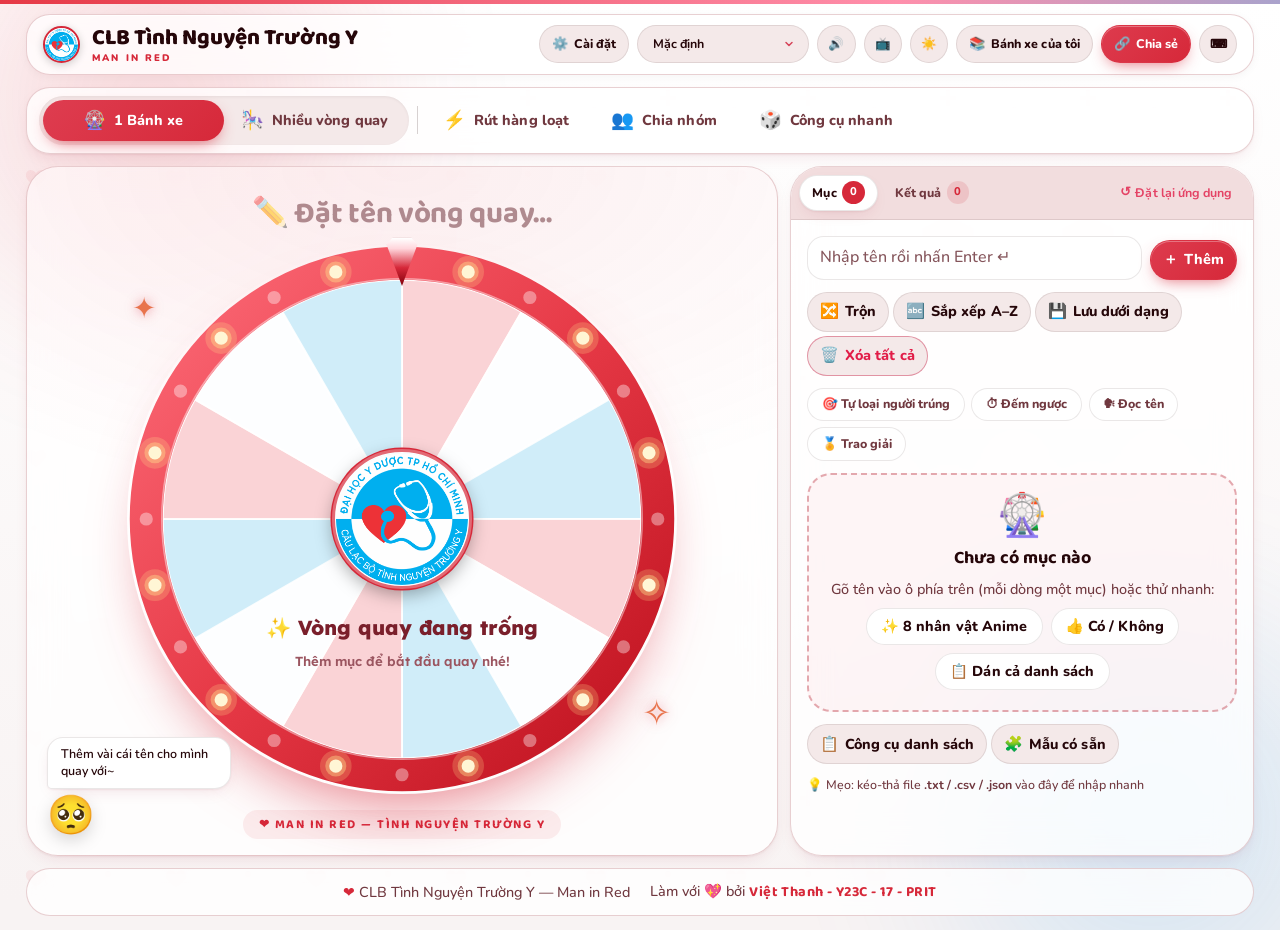
<file: index.html>
<!DOCTYPE html><html lang="vi"><head><meta charset="UTF-8"><meta http-equiv="refresh" content="0; url=./spin-the-wheel/"><script>window.location.replace("./spin-the-wheel/");</script><title>Bánh xe định mệnh TNTY</title></head><body><p>Đang chuyển hướng đến <a href="./spin-the-wheel/">Bánh xe định mệnh TNTY</a>...</p></body></html>
</file>
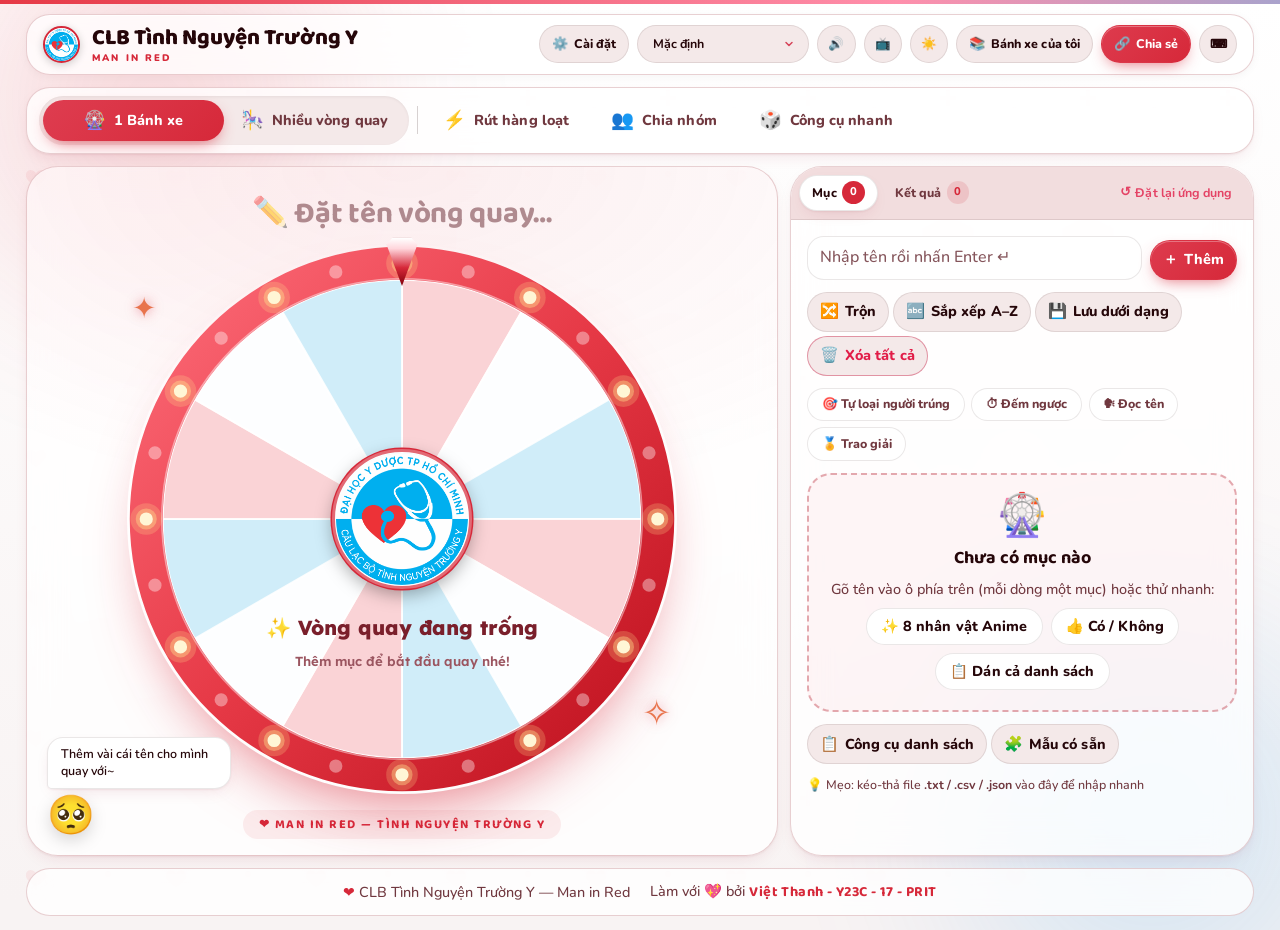
<file: spin-the-wheel/index.html>
<!doctype html>
<html lang="en">
<head>
  <meta charset="UTF-8">
  <meta name="viewport" content="width=device-width, initial-scale=1.0, viewport-fit=cover">
  <title data-i18n="app_title">Bánh xe định mệnh TNTY</title>
  <meta name="description" content="Spin the Wheel is a free online random picker and wheel spinner for classrooms, raffles, giveaways, teams, and daily decisions. Private, fast, shareable, and works offline.">
  <meta name="robots" content="index,follow,max-image-preview:large,max-snippet:-1,max-video-preview:-1">
  <meta name="author" content="Việt Thanh - Y23C - 17 - PRIT">
  <meta name="application-name" content="Bánh xe định mệnh TNTY">
  <meta name="apple-mobile-web-app-title" content="Bánh xe định mệnh TNTY">
  <meta name="apple-mobile-web-app-capable" content="yes">
  <meta name="mobile-web-app-capable" content="yes">
  <meta name="referrer" content="strict-origin-when-cross-origin">
  <meta name="format-detection" content="telephone=no">
  <meta name="theme-color" media="(prefers-color-scheme: light)" content="#e63946">
  <meta name="theme-color" media="(prefers-color-scheme: dark)" content="#2b0a0d">
  <meta name="theme-color" content="#e63946">
  <link rel="canonical" href="https://spin.alsatian.co/">

  <meta property="og:locale" content="en_US">
  <meta property="og:locale:alternate" content="vi_VN">
  <meta property="og:locale:alternate" content="es_ES">
  <meta property="og:locale:alternate" content="pt_BR">
  <meta property="og:locale:alternate" content="fr_FR">
  <meta property="og:locale:alternate" content="de_DE">
  <meta property="og:locale:alternate" content="ja_JP">
  <meta property="og:locale:alternate" content="ko_KR">
  <meta property="og:locale:alternate" content="zh_CN">
  <meta property="og:locale:alternate" content="id_ID">
  <meta property="og:type" content="website">
  <meta property="og:title" content="Bánh xe định mệnh TNTY">
  <meta property="og:description" content="Spin a fair decision wheel for classrooms, raffles, giveaways, teams, and quick picks. Free, private, customizable, and offline-ready.">
  <meta property="og:image" content="https://spin.alsatian.co/og-image.png">
  <meta property="og:image:secure_url" content="https://spin.alsatian.co/og-image.png">
  <meta property="og:image:type" content="image/png">
  <meta property="og:image:width" content="1200">
  <meta property="og:image:height" content="630">
  <meta property="og:image:alt" content="Spin the Wheel preview showing a colorful decision wheel and key product benefits.">
  <meta property="og:url" content="https://spin.alsatian.co/">
  <meta property="og:site_name" content="Spin the Wheel">

  <meta name="twitter:card" content="summary_large_image">
  <meta name="twitter:title" content="Spin the Wheel: Free Random Picker, Wheel Spinner &amp; Decision Maker">
  <meta name="twitter:description" content="Free online random picker for classrooms, raffles, giveaways, teams, and quick decisions.">
  <meta name="twitter:image" content="https://spin.alsatian.co/og-image.png">
  <meta name="twitter:image:alt" content="Spin the Wheel preview showing a colorful decision wheel and feature highlights.">

  <link rel="alternate" hreflang="en" href="https://spin.alsatian.co/">
  <link rel="alternate" hreflang="vi" href="https://spin.alsatian.co/?lang=vi">
  <link rel="alternate" hreflang="es" href="https://spin.alsatian.co/?lang=es">
  <link rel="alternate" hreflang="pt" href="https://spin.alsatian.co/?lang=pt">
  <link rel="alternate" hreflang="fr" href="https://spin.alsatian.co/?lang=fr">
  <link rel="alternate" hreflang="de" href="https://spin.alsatian.co/?lang=de">
  <link rel="alternate" hreflang="ja" href="https://spin.alsatian.co/?lang=ja">
  <link rel="alternate" hreflang="ko" href="https://spin.alsatian.co/?lang=ko">
  <link rel="alternate" hreflang="zh" href="https://spin.alsatian.co/?lang=zh">
  <link rel="alternate" hreflang="id" href="https://spin.alsatian.co/?lang=id">
  <link rel="alternate" hreflang="x-default" href="https://spin.alsatian.co/">

  <script type="application/ld+json">
  {
    "@context": "https://schema.org",
    "@graph": [
      {
        "@type": "WebSite",
        "@id": "https://spin.alsatian.co/#website",
        "url": "https://spin.alsatian.co/",
        "name": "Spin the Wheel",
        "description": "Free online random picker and decision wheel for classrooms, raffles, giveaways, teams, and quick decisions.",
        "inLanguage": ["en", "vi", "es", "pt", "fr", "de", "ja", "ko", "zh", "id"],
        "publisher": {
          "@id": "https://spin.alsatian.co/#organization"
        }
      },
      {
        "@type": "Organization",
        "@id": "https://spin.alsatian.co/#organization",
        "name": "Spin the Wheel",
        "url": "https://spin.alsatian.co/",
        "logo": {
          "@type": "ImageObject",
          "url": "https://spin.alsatian.co/icon-512.png",
          "width": 512,
          "height": 512
        },
        "founder": {
          "@type": "Person",
          "name": "Việt Thanh - Y23C - 17 - PRIT"
        }
      },
      {
        "@type": "SoftwareApplication",
        "@id": "https://spin.alsatian.co/#webapp",
        "name": "Spin the Wheel",
        "url": "https://spin.alsatian.co/",
        "description": "Spin the Wheel is a free online random picker and wheel spinner for classrooms, raffles, giveaways, teams, and daily decisions.",
        "applicationCategory": "UtilitiesApplication",
        "operatingSystem": "Any",
        "image": "https://spin.alsatian.co/og-image.png",
        "screenshot": "https://spin.alsatian.co/og-image.png",
        "browserRequirements": "Requires JavaScript and a modern browser including Chrome, Firefox, Safari, or Edge.",
        "offers": {
          "@type": "Offer",
          "price": "0",
          "priceCurrency": "USD"
        },
        "isAccessibleForFree": true,
        "featureList": [
          "Random picker wheel",
          "Weighted entries",
          "Shareable links",
          "Offline support",
          "Local-first storage",
          "Multiple languages"
        ],
        "inLanguage": ["en", "vi", "es", "pt", "fr", "de", "ja", "ko", "zh", "id"],
        "publisher": {
          "@id": "https://spin.alsatian.co/#organization"
        }
      }
    ]
  }
  </script>

  <script>
    try {
      var saved = localStorage.getItem("wheel_spinner_theme_mode");
      var mode = saved || (matchMedia("(prefers-color-scheme: dark)").matches ? "dark" : "light");
      document.documentElement.setAttribute("data-theme", mode === "dark" ? "dark" : "light");
    } catch (e) { document.documentElement.setAttribute("data-theme", "light"); }
  </script>
  <link rel="manifest" href="manifest.json">
  <link rel="icon" type="image/png" sizes="192x192" href="logo_clb.png">
  <link rel="icon" type="image/png" sizes="512x512" href="logo_clb.png">
  <link rel="apple-touch-icon" href="logo_clb.png">
  <link rel="preload" as="image" href="logo_clb.png" fetchpriority="high">

  <link rel="preconnect" href="https://fonts.googleapis.com">
  <link rel="preconnect" href="https://fonts.gstatic.com" crossorigin>
  <link rel="stylesheet" href="https://fonts.googleapis.com/css2?family=Nunito:wght@500;600;700;800;900&family=Baloo+2:wght@600;700;800&family=Lexend:wght@700;800;900&display=swap">
  <link rel="stylesheet" href="styles.css">
</head>
<body>
  <noscript>
    <main class="noscript-shell">
      <h1>Vòng quay may mắn</h1>
      <p>Vui lòng bật JavaScript để sử dụng vòng quay.</p>
    </main>
  </noscript>

  <div id="app" class="app-shell" data-theme="light">
    <header class="topbar" role="banner">
      <div class="brand-wrap">

        <a href="./" class="brand-link" data-i18n-aria-label="brand_home_aria">
          <img src="logo_clb.png" alt="Logo CLB Tình Nguyện Trường Y" class="brand-logo" width="48" height="48">
          <span class="brand-text">
            <strong>CLB Tình Nguyện Trường Y</strong>
            <span class="brand-slogan">Man in Red</span>
          </span>
        </a>
      </div>
      <div class="topbar-actions">
        <button id="settingsButton" class="ghost-btn" type="button" data-icon="⚙️" data-i18n="settings" data-i18n-title="settings"></button>
        <div class="topbar-event-preset">
          <label class="sr-only" for="eventPresetSelect" data-i18n="event_preset"></label>
          <select id="eventPresetSelect" class="topbar-event-select" data-i18n-aria-label="event_preset">
            <option value="default" data-i18n="event_none"></option>
            <option value="classroom" data-i18n="event_classroom"></option>
            <option value="raffle" data-i18n="event_raffle"></option>
            <option value="streamer" data-i18n="event_streamer"></option>
            <option value="party" data-i18n="event_party"></option>
            <option value="minimal" data-i18n="event_minimal"></option>
            <option value="dark-luxury" data-i18n="event_dark_luxury"></option>
          </select>
        </div>
        <button id="muteToggle" class="ghost-btn icon-btn" type="button" aria-label="Bật/tắt âm thanh" title="Bật/tắt âm thanh (M)" aria-pressed="false">🔊</button>
        <button id="fullscreenToggle" class="ghost-btn icon-btn" type="button" aria-label="Chế độ trình chiếu" title="Trình chiếu (F)">📺</button>
        <button id="themeModeToggle" class="ghost-btn icon-btn" type="button" data-i18n-aria-label="toggle_theme_aria" title="Sáng / Tối">☀️</button>
        <button id="libraryButton" class="ghost-btn" type="button" data-icon="📚" data-i18n="my_wheels" data-i18n-title="my_wheels"></button>
        <button id="shareButton" class="accent-btn" type="button" data-icon="🔗" data-i18n="share" data-i18n-title="share"></button>
        <button id="shortcutButton" class="ghost-btn icon-btn" type="button" data-i18n-aria-label="shortcuts" title="Phím tắt (?)">⌨</button>
      </div>
    </header>

    <nav class="mode-navigation" aria-label="Chế độ quay và công cụ">
      <div id="modeSwitch" class="mode-switch" data-active="single">
        <span class="mode-pill" aria-hidden="true"></span>
        <button id="modeSingleWheelBtn" class="mode-nav-btn active" type="button" data-mode="single" aria-pressed="true">
          <span class="mode-icon">🎡</span>
          <span data-i18n="mode_single_wheel">1 Bánh xe</span>
        </button>
        <button id="modeMultiWheelBtn" class="mode-nav-btn" type="button" data-mode="multi" aria-pressed="false">
          <span class="mode-icon">🎠</span>
          <span data-i18n="mode_multi_wheel">Nhiều vòng quay</span>
        </button>
      </div>
      <span class="mode-divider" aria-hidden="true"></span>
      <button id="modeBatchDrawBtn" class="mode-nav-btn" type="button" data-mode="batch">
        <span class="mode-icon">⚡</span>
        <span data-i18n="mode_batch_draw">Rút hàng loạt</span>
      </button>
      <button id="modeTeamGenBtn" class="mode-nav-btn" type="button" data-mode="team">
        <span class="mode-icon">👥</span>
        <span data-i18n="mode_team_generator">Chia nhóm</span>
      </button>
      <button id="modeQuickToolsBtn" class="mode-nav-btn" type="button" data-mode="tools">
        <span class="mode-icon">🎲</span>
        <span data-i18n="mode_quick_tools">Công cụ nhanh</span>
      </button>
    </nav>

    <main class="main-layout" role="main">
      <section class="wheel-section" data-i18n-aria-label="wheel_section_aria">
        <h1 class="sr-only" data-i18n="app_heading">Spin the Wheel — Spin to Decide</h1>
        
        <!-- SINGLE WHEEL MODE WRAP -->
        <div id="singleWheelWrap" class="wheel-wrap">
          <label class="sr-only" for="wheelTitleInput">Tên vòng quay</label>
          <input id="wheelTitleInput" class="wheel-title-input" type="text" maxlength="60" placeholder="✏️ Đặt tên vòng quay…" autocomplete="off">
          <div id="prizeBanner" class="prize-banner hidden">
            <span id="prizeBannerText"></span>
            <button id="editPrizesButton" class="link-btn" type="button">✏️ Sửa giải</button>
          </div>
          <div class="wheel-badges">
            <span id="weightedBadge" class="mode-badge hidden" data-i18n="weighted_badge">⚖ Weighted</span>
            <span id="seedBadge" class="mode-badge hidden" data-i18n="seed_badge">🔁 Seeded</span>
          </div>
          <div id="wheelContainer" class="wheel-container">
            <canvas id="wheelCanvas" data-i18n-aria-label="wheel_canvas_aria"></canvas>
            <div class="wheel-glow" aria-hidden="true"></div>
            <div class="wheel-pointer" aria-hidden="true"></div>
            <button id="centerSpinButton" class="center-spin-btn" type="button" data-i18n="spin_button" data-i18n-aria-label="spin_button"></button>
            <div id="countdownOverlay" class="countdown-overlay hidden" aria-live="assertive"></div>
          </div>
          <div id="recentWinnersStrip" class="recent-strip hidden" aria-label="Vừa trúng"></div>
          <div id="mascot" class="mascot" aria-live="polite">
            <p id="mascotBubble" class="mascot-bubble"></p>
            <button id="mascotFace" class="mascot-face" type="button" aria-label="Linh vật TNTY">😊</button>
          </div>
          <p class="club-slogan">❤ Man in Red — Tình Nguyện Trường Y</p>
        </div>

        <!-- MULTI-WHEEL MODE WRAP -->
        <div id="multiWheelWrap" class="multi-wheel-wrap hidden">
          <div class="multi-wheel-toolbar">
            <div class="multi-wheel-controls-left">
              <div class="multi-wheel-count-selector">
                <label for="multiWheelCountSelect" data-i18n="wheel_count">Số bánh xe</label>
                <select id="multiWheelCountSelect" class="styled-select">
                  <option value="2">2 Bánh xe</option>
                  <option value="3">3 Bánh xe</option>
                  <option value="4">4 Bánh xe</option>
                </select>
              </div>
              <button id="multiWheelPresetBtn" class="ghost-btn" type="button" data-i18n="multi_presets">Mẫu phối hợp</button>
            </div>
            <button id="spinAllWheelsBtn" class="spin-all-btn" type="button" data-i18n-aria-label="spin_all_aria">
              <span class="spin-all-icon">🚀</span>
              <span data-i18n="spin_all">QUAY TẤT CẢ</span>
            </button>
          </div>

          <div id="multiWheelGrid" class="multi-wheel-grid grid-2">
            <!-- Rendered dynamically -->
          </div>
          <p class="club-slogan">❤ Man in Red — Tình Nguyện Trường Y</p>
        </div>
      </section>

      <aside class="side-panel" data-i18n-aria-label="controls_panel_aria">
        <nav class="panel-tabs" data-i18n-aria-label="panel_tabs_aria">
          <button class="tab-btn active" type="button" data-tab="entries"><span data-i18n="entries_tab"></span><span id="entriesTabCount" class="tab-count">0</span></button>
          <button class="tab-btn" type="button" data-tab="results"><span data-i18n="results_tab"></span><span id="resultsTabCount" class="tab-count">0</span></button>
          <button id="factoryResetButton" class="tab-btn tab-reset-btn" type="button" data-icon="↺" data-i18n="reset_app" data-i18n-title="reset_app_tooltip" data-i18n-aria-label="reset_app_tooltip"></button>
        </nav>

        <section id="entriesTab" class="panel-tab active" role="region" data-i18n-aria-label="entries_tab" data-drop-label="📥 Thả file vào đây để nhập danh sách">
          <!-- MULTI-WHEEL SUB TABS -->
          <div id="multiWheelTabsNav" class="multi-wheel-nav-tabs hidden">
            <button class="multi-tab-btn active" type="button" data-wheel-idx="0">Vòng 1</button>
            <button class="multi-tab-btn" type="button" data-wheel-idx="1">Vòng 2</button>
            <button class="multi-tab-btn hidden" type="button" data-wheel-idx="2">Vòng 3</button>
            <button class="multi-tab-btn hidden" type="button" data-wheel-idx="3">Vòng 4</button>
          </div>
          <div id="multiWheelTitleEdit" class="multi-wheel-title-edit hidden">
            <input id="multiWheelTitleInput" type="text" maxlength="40" placeholder="Tiêu đề vòng quay...">
          </div>

          <div class="panel-inline-row hidden" aria-hidden="true">
            <button id="undoButton" class="ghost-btn" type="button" data-i18n="undo" tabindex="-1"></button>
            <button id="redoButton" class="ghost-btn" type="button" data-i18n="redo" tabindex="-1"></button>
            <button id="openLibraryButton" class="ghost-btn" type="button" data-i18n="my_wheels" tabindex="-1"></button>
          </div>
          <div class="entry-form">
            <label class="sr-only" for="addEntryInput" data-i18n="add_entry"></label>
            <textarea id="addEntryInput" rows="1" data-i18n-placeholder="add_entry_placeholder" maxlength="4000" autocapitalize="sentences"></textarea>
            <button id="addEntryButton" class="accent-btn" type="button" data-icon="＋" data-i18n="add"></button>
          </div>
          <div class="entry-actions">
            <button id="shuffleEntriesButton" class="ghost-btn" type="button" data-icon="🔀" data-i18n="shuffle"></button>
            <button id="sortEntriesButton" class="ghost-btn" type="button" data-icon="🔤" data-i18n="sort_az"></button>
            <button id="saveAsButton" class="ghost-btn" type="button" data-icon="💾" data-i18n="save_as"></button>
            <button id="clearEntriesButton" class="ghost-btn danger-btn" type="button" data-icon="🗑️" data-i18n="clear_all"></button>
            <select id="recentWheelsSelect" class="recent-wheels-select" data-i18n-aria-label="recent_wheels"></select>
          </div>
          <div class="quick-toggles" role="group" aria-label="Tùy chọn quay nhanh">
            <label class="toggle-chip" title="Người trúng bị loại khỏi vòng quay khi đóng kết quả (bốc thăm không trùng)"><input id="autoEliminateToggle" type="checkbox"><span>🎯 Tự loại người trúng</span></label>
            <label class="toggle-chip" title="Đếm ngược 3-2-1 trước mỗi lần quay"><input id="countdownToggle" type="checkbox"><span>⏱ Đếm ngược</span></label>
            <label class="toggle-chip" title="Đọc to tên người thắng bằng giọng tiếng Việt"><input id="speakWinnerToggle" type="checkbox"><span>🗣 Đọc tên</span></label>
            <label class="toggle-chip" title="Mỗi lượt quay trao một giải theo thứ tự (Giải Ba → Nhì → Nhất…)"><input id="prizeModeToggle" type="checkbox"><span>🏅 Trao giải</span></label>
          </div>
          <div id="entrySearchWrap" class="entry-search-wrap hidden">
            <input id="entrySearchInput" type="search" placeholder="🔍 Tìm trong danh sách…" aria-label="Tìm trong danh sách" autocomplete="off">
            <span id="entrySearchCount" class="entry-search-count"></span>
          </div>
          <span id="entryCountBadge" class="hidden" aria-hidden="true">0</span>
          <div id="entriesList" class="entries-list" role="list"></div>
          <div class="entry-secondary-actions">
            <button id="pasteListButton" class="ghost-btn" type="button" data-icon="📋" data-i18n="entry_tools"></button>
            <button id="templateButton" class="ghost-btn" type="button" data-icon="🧩" data-i18n="templates"></button>
            <button id="resetEliminationsButton" class="ghost-btn hidden" type="button" data-icon="↺" data-i18n="reset_eliminations"></button>
          </div>
          <p class="drop-hint">💡 Mẹo: kéo-thả file <b>.txt / .csv / .json</b> vào đây để nhập nhanh</p>
          <p id="emptyTemplateHint" class="empty-template-hint hidden">
            <button id="emptyTemplateButton" class="link-btn" type="button" data-i18n="start_from_template"></button>
          </p>
        </section>

        <section id="resultsTab" class="panel-tab" role="region" data-i18n-aria-label="results_tab">
          <div class="panel-topline">
            <button id="historyButton" class="accent-btn" type="button" data-i18n="view_history"></button>
          </div>
          <h3 data-i18n="win_counts"></h3>
          <div id="winCountList" class="win-count-list"></div>
        </section>
      </aside>
    </main>

    <footer class="app-footer" role="contentinfo">
      <p>❤ CLB Tình Nguyện Trường Y — Man in Red</p>
      <p class="creator-credit">Làm với 💖 bởi <strong>Việt Thanh - Y23C - 17 - PRIT</strong></p>
    </footer>

    <button id="floatingSpinButton" class="floating-spin hidden" type="button" data-i18n="spin_button"></button>
    <div id="fullscreenToolbar" class="fullscreen-toolbar" data-i18n-aria-label="fullscreen_controls_aria">
      <button id="fullscreenExitButton" class="ghost-btn" type="button" data-i18n="exit_fullscreen"></button>
      <button id="fullscreenSettingsButton" class="ghost-btn" type="button" data-i18n="settings"></button>
    </div>

  </div>

  <div id="modalRoot" class="modal-root">
    <canvas id="confettiCanvas" class="confetti-canvas" aria-hidden="true"></canvas>
    <section id="settingsModal" class="modal hidden" role="dialog" aria-modal="true" aria-labelledby="settingsModalTitle">
      <div class="modal-card settings-modal-card">
        <div class="panel-topline">
          <h2 id="settingsModalTitle" data-icon="⚙️" data-i18n="settings"></h2>
          <button id="closeSettingsButton" class="ghost-btn" type="button" data-i18n="close"></button>
        </div>
        <div class="settings-modal-shell">
          <nav class="settings-modal-tabs" data-i18n-aria-label="settings_tabs_aria">
            <button class="settings-modal-tab active" type="button" data-settings-tab="general" data-icon="🎛️" data-i18n="general"></button>
            <button class="settings-modal-tab" type="button" data-settings-tab="spin" data-icon="🎡" data-i18n="spin_section"></button>
            <button class="settings-modal-tab" type="button" data-settings-tab="theme" data-icon="🎨" data-i18n="theme_section"></button>
            <button class="settings-modal-tab" type="button" data-settings-tab="sound" data-icon="🔊" data-i18n="sound_section"></button>
            <button class="settings-modal-tab" type="button" data-settings-tab="effects" data-icon="✨" data-i18n="effects_section"></button>
            <button class="settings-modal-tab" type="button" data-settings-tab="probability" data-icon="📊" data-i18n="probability_inspector"></button>
          </nav>

          <div class="settings-modal-panels">
            <section class="settings-modal-panel active" data-settings-panel="general" role="region" data-i18n-aria-label="general">
              <div class="settings-grid">
                <label class="checkbox-line">
                  <input id="weightsToggle" type="checkbox">
                  <span data-i18n="enable_weights"></span>
                </label>
                <label class="checkbox-line">
                  <input id="manualStopToggle" type="checkbox">
                  <span data-i18n="manual_stop"></span>
                </label>
                <label class="checkbox-line">
                  <input id="mysteryWheelToggle" type="checkbox">
                  <span data-i18n="mystery_wheel"></span>
                </label>
              </div>
            </section>

            <section class="settings-modal-panel" data-settings-panel="spin" role="region" data-i18n-aria-label="spin_section">
              <div class="settings-grid">
                <label for="durationSlider"><span data-i18n="spin_duration"></span>: <output id="durationOutput">5s</output></label>
                <input id="durationSlider" type="range" min="1" max="30" step="1" value="5">
                <label for="turnsSlider"><span data-i18n="spin_turns"></span>: <output id="turnsOutput">8</output></label>
                <input id="turnsSlider" type="range" min="1" max="20" step="1" value="8">
                <label class="checkbox-line">
                  <input id="seedModeToggle" type="checkbox">
                  <span data-i18n="seed_mode"></span>
                </label>
                <label for="seedInput" data-i18n="seed_value"></label>
                <input id="seedInput" type="text" maxlength="120" data-i18n-placeholder="seed_placeholder">
              </div>
            </section>

            <section class="settings-modal-panel" data-settings-panel="theme" role="region" data-i18n-aria-label="theme_section">
              <div class="settings-grid">
                <label for="themeSelect" data-i18n="theme"></label>
                <select id="themeSelect" data-i18n-aria-label="theme"></select>
                <div id="themeSwatches" class="theme-swatch-grid" role="list"></div>
                <label for="pointerStyleSelect" data-i18n="pointer_style"></label>
                <select id="pointerStyleSelect" data-i18n-aria-label="pointer_style">
                  <option value="classic" data-i18n="pointer_classic"></option>
                  <option value="pin" data-i18n="pointer_pin"></option>
                  <option value="diamond" data-i18n="pointer_diamond"></option>
                  <option value="flag" data-i18n="pointer_flag"></option>
                </select>
                <label for="centerTextInput" data-i18n="spin_button_text"></label>
                <input id="centerTextInput" type="text" maxlength="20" data-i18n-placeholder="spin_button">
                <label for="centerColorInput" data-i18n="spin_button_color"></label>
                <input id="centerColorInput" type="color" value="#e63946">
                <div class="panel-inline-row">
                  <button id="centerImageButton" class="ghost-btn" type="button" data-i18n="upload_center_image"></button>
                  <button id="removeCenterImageButton" class="ghost-btn" type="button" data-i18n="remove_center_image"></button>
                </div>
                <label for="backgroundTypeSelect" data-i18n="background_type"></label>
                <select id="backgroundTypeSelect" data-i18n-aria-label="background_type">
                  <option value="default" data-i18n="background_default"></option>
                  <option value="solid" data-i18n="background_solid"></option>
                  <option value="gradient" data-i18n="background_gradient"></option>
                  <option value="image" data-i18n="background_image"></option>
                </select>
                <label for="backgroundSolidInput" data-i18n="background_solid_color"></label>
                <input id="backgroundSolidInput" type="color" value="#2b0a0d">
                <label for="backgroundFromInput" data-i18n="background_gradient_from"></label>
                <input id="backgroundFromInput" type="color" value="#2b0a0d">
                <label for="backgroundToInput" data-i18n="background_gradient_to"></label>
                <input id="backgroundToInput" type="color" value="#6f1d27">
                <label for="backgroundAngleInput" data-i18n="background_gradient_angle"></label>
                <input id="backgroundAngleInput" type="range" min="0" max="360" step="1" value="150">
                <div class="panel-inline-row">
                  <button id="backgroundImageButton" class="ghost-btn" type="button" data-i18n="upload_background_image"></button>
                  <button id="removeBackgroundImageButton" class="ghost-btn" type="button" data-i18n="remove_background_image"></button>
                </div>
              </div>
            </section>

            <section class="settings-modal-panel" data-settings-panel="sound" role="region" data-i18n-aria-label="sound_section">
              <div class="settings-grid">
                <label for="volumeSlider"><span data-i18n="volume"></span>: <output id="volumeOutput">70%</output></label>
                <input id="volumeSlider" type="range" min="0" max="100" step="1" value="70">
                <label class="checkbox-line">
                  <input id="tickSoundToggle" type="checkbox">
                  <span data-i18n="tick_sound"></span>
                </label>
                <label for="tickSoundSelect" data-i18n="tick_sound_variant"></label>
                <select id="tickSoundSelect" data-i18n-aria-label="tick_sound_variant">
                  <option value="click" data-i18n="tick_click"></option>
                  <option value="pop" data-i18n="tick_pop"></option>
                  <option value="wooden" data-i18n="tick_wooden"></option>
                  <option value="digital" data-i18n="tick_digital"></option>
                  <option value="soft" data-i18n="tick_soft"></option>
                </select>
                <label class="checkbox-line">
                  <input id="winSoundToggle" type="checkbox">
                  <span data-i18n="win_sound"></span>
                </label>
                <label for="winSoundSelect" data-i18n="win_sound_variant"></label>
                <select id="winSoundSelect" data-i18n-aria-label="win_sound_variant">
                  <option value="fanfare" data-i18n="win_fanfare"></option>
                  <option value="applause" data-i18n="win_applause"></option>
                  <option value="chime" data-i18n="win_chime"></option>
                  <option value="sparkle" data-i18n="win_sparkle"></option>
                </select>
                <label class="checkbox-line">
                  <input id="spinSoundToggle" type="checkbox">
                  <span data-i18n="spin_ambient"></span>
                </label>
                <label for="spinSoundSelect" data-i18n="spin_sound_variant"></label>
                <select id="spinSoundSelect" data-i18n-aria-label="spin_sound_variant">
                  <option value="whoosh" data-i18n="spin_whoosh"></option>
                  <option value="wind" data-i18n="spin_wind"></option>
                  <option value="hum" data-i18n="spin_hum"></option>
                </select>
              </div>
            </section>

            <section class="settings-modal-panel" data-settings-panel="effects" role="region" data-i18n-aria-label="effects_section">
              <div class="settings-grid">
                <label for="celebrationSelect" data-i18n="celebration_effect"></label>
                <select id="celebrationSelect" data-i18n-aria-label="celebration_effect">
                  <option value="confetti" data-i18n="celebration_confetti"></option>
                  <option value="fireworks" data-i18n="celebration_fireworks"></option>
                  <option value="hearts">Mưa tim ❤</option>
                  <option value="none" data-i18n="celebration_none"></option>
                </select>
                <label class="checkbox-line">
                  <input id="reduceMotionOverride" type="checkbox">
                  <span data-i18n="reduce_motion_override"></span>
                </label>
                <label class="checkbox-line">
                  <input id="cinematicModeToggle" type="checkbox">
                  <span data-i18n="cinematic_mode"></span>
                </label>
                <label class="checkbox-line">
                  <input id="hapticsToggle" type="checkbox">
                  <span data-i18n="haptics"></span>
                </label>
                <label class="checkbox-line">
                  <input id="idleAnimationToggle" type="checkbox">
                  <span data-i18n="idle_animation"></span>
                </label>
                <label class="checkbox-line">
                  <input id="performanceAutoToggle" type="checkbox">
                  <span data-i18n="performance_auto"></span>
                </label>
                <label class="checkbox-line">
                  <input id="performanceOverviewToggle" type="checkbox">
                  <span data-i18n="performance_overview"></span>
                </label>
              </div>
            </section>

            <section class="settings-modal-panel" data-settings-panel="probability" role="region" data-i18n-aria-label="probability_inspector">
              <div class="probability-panel settings-modal-probability">
                <div id="probabilityEqualBadge" class="prob-equal-badge hidden" data-i18n="equal_probability"></div>
                <div id="probabilityList" class="probability-list"></div>
              </div>
            </section>
          </div>
        </div>
      </div>
    </section>

    <section id="pasteModal" class="modal hidden" role="dialog" aria-modal="true" aria-labelledby="pasteModalTitle">
      <div class="modal-card">
        <h2 id="pasteModalTitle" data-icon="📋" data-i18n="paste_list"></h2>
        <textarea id="pasteTextarea" rows="10" data-i18n-placeholder="paste_placeholder"></textarea>
        <div class="modal-actions">
          <button id="importDataButton" class="ghost-btn" type="button" data-i18n="import_csv_json"></button>
          <button id="exportDataButton" class="ghost-btn" type="button" data-i18n="export_csv_json"></button>
        </div>
        <div class="modal-actions">
          <button id="pasteCancelButton" class="ghost-btn" type="button" data-i18n="cancel"></button>
          <button id="pasteApplyButton" class="accent-btn" type="button" data-i18n="apply"></button>
        </div>
      </div>
    </section>

    <section id="resultModal" class="modal result-modal hidden" role="dialog" aria-modal="true" aria-labelledby="resultTitle">
      <div class="modal-card result-card">
        <div class="result-rays" aria-hidden="true"></div>
        <div id="resultEmoji" class="result-emoji" aria-hidden="true">🎉</div>
        <h2 id="resultTitle" data-i18n="winner"></h2>
        <p id="resultPrize" class="result-prize hidden"></p>
        <p id="resultWinner" class="winner-name">-</p>
        <p id="resultSubtitle" class="winner-subtitle hidden"></p>
        <p id="resultAutoNote" class="winner-subtitle hidden">🎯 Sẽ được loại khỏi vòng quay khi đóng</p>
        <div class="modal-actions">
          <button id="spinAgainButton" class="accent-btn" type="button" data-icon="🔄" data-i18n="spin_again"></button>
          <button id="generateWinnerCardButton" class="ghost-btn" type="button" data-i18n="winner_card_btn">🏆 Tạo thiệp vinh danh</button>
          <button id="removeWinnerButton" class="ghost-btn danger-btn hidden" type="button" data-i18n="remove_winner"></button>
          <button id="closeResultButton" class="ghost-btn" type="button" data-i18n="close"></button>
        </div>
      </div>
    </section>

    <!-- MULTI-WHEEL RESULT MODAL -->
    <section id="multiWheelResultModal" class="modal result-modal hidden" role="dialog" aria-modal="true" aria-labelledby="multiWheelResultTitle">
      <div class="modal-card result-card">
        <h2 id="multiWheelResultTitle" data-i18n="multi_wheel_result_title">🎉 KẾT QUẢ QUAY NHIỀU VÒNG</h2>
        <div id="multiWheelResultList" class="multi-result-list"></div>
        <div id="multiWheelResultCombined" class="multi-result-combined"></div>
        <div class="modal-actions">
          <button id="multiSpinAgainButton" class="accent-btn" type="button" data-i18n="spin_all">🚀 QUAY LẠI TẤT CẢ</button>
          <button id="copyMultiResultButton" class="ghost-btn" type="button">📋 Sao chép kết quả</button>
          <button id="generateMultiWinnerCardButton" class="ghost-btn" type="button" data-i18n="winner_card_btn">🏆 Tạo thiệp vinh danh</button>
          <button id="closeMultiResultButton" class="ghost-btn" type="button" data-i18n="close"></button>
        </div>
      </div>
    </section>

    <!-- BATCH DRAW MODAL -->
    <section id="batchDrawModal" class="modal hidden" role="dialog" aria-modal="true" aria-labelledby="batchDrawTitle">
      <div class="modal-card">
        <div class="panel-topline">
          <h2 id="batchDrawTitle" data-icon="⚡" data-i18n="batch_draw_title">⚡ Rút thăm hàng loạt</h2>
          <button id="closeBatchDrawButton" class="ghost-btn" type="button" data-i18n="close"></button>
        </div>
        <div class="batch-config-grid">
          <label for="batchDrawCountInput"><span data-i18n="batch_draw_count">Số lượng người rút</span>: <output id="batchDrawCountOutput">3</output></label>
          <input id="batchDrawCountInput" type="range" min="1" max="30" step="1" value="3">
          <div class="quick-count-chips">
            <button class="chip-btn" type="button" data-count="1">1</button>
            <button class="chip-btn" type="button" data-count="3">3</button>
            <button class="chip-btn" type="button" data-count="5">5</button>
            <button class="chip-btn" type="button" data-count="10">10</button>
            <button id="batchCountAllBtn" class="chip-btn" type="button" data-count="all">Tất cả</button>
          </div>
          
          <label class="checkbox-line">
            <input id="batchNoDuplicateToggle" type="checkbox" checked>
            <span data-i18n="batch_draw_no_duplicate">Không lặp lại (Mỗi người 1 giải)</span>
          </label>
          <label class="checkbox-line">
            <input id="batchSequentialToggle" type="checkbox">
            <span data-i18n="batch_draw_sequential">Quay tuần tự kịch tính</span>
          </label>
        </div>

        <button id="startBatchDrawButton" class="spin-all-btn" type="button" style="width: 100%; justify-content: center;">
          <span>⚡ BẮT ĐẦU RÚT THĂM</span>
        </button>

        <div id="batchResultsWrap" class="batch-results-wrap hidden">
          <h3 data-i18n="batch_draw_results">🏆 Bảng vinh danh người trúng thưởng</h3>
          <div id="batchPodiumGrid" class="podium-grid"></div>
          <div id="batchWinnersList" class="batch-winners-list"></div>
          <div class="modal-actions" style="margin-top: var(--space-3);">
            <button id="copyBatchResultsButton" class="ghost-btn" type="button">📋 Sao chép danh sách</button>
            <button id="generateBatchWinnerCardButton" class="ghost-btn" type="button" data-i18n="winner_card_btn">🏆 Tạo thiệp vinh danh</button>
          </div>
        </div>
      </div>
    </section>

    <!-- TEAM GENERATOR MODAL -->
    <section id="teamGeneratorModal" class="modal hidden" role="dialog" aria-modal="true" aria-labelledby="teamGenTitle">
      <div class="modal-card" style="max-width: 52rem;">
        <div class="panel-topline">
          <h2 id="teamGenTitle" data-icon="👥" data-i18n="team_gen_title">👥 Chia nhóm & Phân đội ngẫu nhiên</h2>
          <button id="closeTeamGenButton" class="ghost-btn" type="button" data-i18n="close"></button>
        </div>
        
        <!-- STATS & INFO BAR -->
        <div class="team-summary-banner" id="teamSummaryBanner">
          <div class="team-stat-item">
            <span class="team-stat-label">Tổng thành viên</span>
            <span class="team-stat-val" id="teamMemberCountVal">0</span>
          </div>
          <div class="team-stat-divider">➔</div>
          <div class="team-stat-item">
            <span class="team-stat-label">Số đội phân chia</span>
            <span class="team-stat-val" id="teamCountVal">3</span>
          </div>
          <div class="team-stat-divider">➔</div>
          <div class="team-stat-item">
            <span class="team-stat-label">Dự kiến mỗi đội</span>
            <span class="team-stat-val" id="teamPerGroupVal">~0 người</span>
          </div>
        </div>

        <!-- CONFIGURATION CONTROLS -->
        <div class="team-config-grid">
          <div>
            <label for="teamDivideModeSelect" style="font-weight: 700; font-size: var(--text-xs); color: var(--text-secondary);">Chế độ chia</label>
            <select id="teamDivideModeSelect" class="styled-select" style="width: 100%;">
              <option value="by_teams" selected>Chia theo Số lượng đội</option>
              <option value="by_members">Chia theo Số người mỗi đội</option>
            </select>
          </div>
          <div id="teamCountControlWrap">
            <label for="teamCountSelect" style="font-weight: 700; font-size: var(--text-xs); color: var(--text-secondary);" data-i18n="team_gen_count">Số lượng đội</label>
            <select id="teamCountSelect" class="styled-select" style="width: 100%;">
              <option value="2">2 Đội</option>
              <option value="3" selected>3 Đội</option>
              <option value="4">4 Đội</option>
              <option value="5">5 Đội</option>
              <option value="6">6 Đội</option>
              <option value="7">7 Đội</option>
              <option value="8">8 Đội</option>
            </select>
          </div>
          <div id="teamPerCountControlWrap" class="hidden">
            <label for="teamPerCountSelect" style="font-weight: 700; font-size: var(--text-xs); color: var(--text-secondary);">Số người / đội</label>
            <select id="teamPerCountSelect" class="styled-select" style="width: 100%;">
              <option value="2">2 Người / đội</option>
              <option value="3">3 Người / đội</option>
              <option value="4" selected>4 Người / đội</option>
              <option value="5">5 Người / đội</option>
              <option value="6">6 Người / đội</option>
            </select>
          </div>
          <div>
            <label for="teamNamingSelect" style="font-weight: 700; font-size: var(--text-xs); color: var(--text-secondary);" data-i18n="team_gen_naming">Phong cách tên đội</label>
            <select id="teamNamingSelect" class="styled-select" style="width: 100%;">
              <option value="tnty" data-i18n="team_gen_naming_tnty" selected>❤ CLB Tình Nguyện Trường Y</option>
              <option value="med">🩺 Khoa & Chuyên ngành Y khoa</option>
              <option value="departments">🏢 Ban hoạt động CLB TNTY</option>
              <option value="anime">👒 Băng Mũ Rơm & Anime</option>
              <option value="superheroes">🦸 Siêu Anh Hùng</option>
              <option value="color" data-i18n="team_gen_naming_color">🎨 Màu sắc nổi bật</option>
              <option value="number" data-i18n="team_gen_naming_number">🔢 Đội số (1, 2, 3...)</option>
              <option value="custom">✏️ Tự đặt tên đội theo ý muốn...</option>
            </select>
          </div>
        </div>

        <!-- CUSTOM TEAM NAMES ACCORDION -->
        <details class="team-members-accordion" id="teamNamesAccordion">
          <summary class="team-members-summary">
            <span>🏷 Xem & Đặt trước danh sách tên các đội (<span id="teamNamesCountBadge">0</span>)</span>
            <span class="accordion-arrow">▼</span>
          </summary>
          <div class="team-members-input-body">
            <textarea id="teamCustomNamesInput" rows="2" placeholder="Nhập tên các đội theo thứ tự (mỗi dòng một tên đội hoặc ngăn cách bằng dấu phẩy)..."></textarea>
            <div class="team-members-quick-btns" id="teamNamesQuickBtns">
              <button class="ghost-btn team-preset-btn" type="button" data-fill-preset="tnty">❤ CLB TNTY</button>
              <button class="ghost-btn team-preset-btn" type="button" data-fill-preset="med">🩺 Y Khoa</button>
              <button class="ghost-btn team-preset-btn" type="button" data-fill-preset="departments">🏢 Ban CLB</button>
              <button class="ghost-btn team-preset-btn" type="button" data-fill-preset="anime">👒 Anime</button>
              <button class="ghost-btn team-preset-btn" type="button" data-fill-preset="superheroes">🦸 Siêu Anh Hùng</button>
              <button id="teamShuffleNamesBtn" class="ghost-btn" type="button">🎲 Xáo trộn</button>
              <button id="teamClearNamesBtn" class="ghost-btn danger-btn" type="button">🧹 Xóa trắng</button>
            </div>
          </div>
        </details>

        <!-- CUSTOM MEMBERS COLLAPSIBLE PANEL -->
        <details class="team-members-accordion" id="teamMembersAccordion">
          <summary class="team-members-summary">
            <span>📝 Xem & Chỉnh sửa danh sách thành viên (<span id="teamListCountBadge">0</span>)</span>
            <span class="accordion-arrow">▼</span>
          </summary>
          <div class="team-members-input-body">
            <textarea id="teamCustomMembersInput" rows="3" placeholder="Nhập hoặc dán tên thành viên (mỗi dòng một tên hoặc ngăn cách bằng dấu phẩy)..."></textarea>
            <div class="team-members-quick-btns">
              <button id="teamSyncWheelBtn" class="ghost-btn" type="button">📥 Lấy từ Vòng quay</button>
              <button id="teamAddAnimeSampleBtn" class="ghost-btn" type="button">✨ 10 Nhân vật Anime</button>
              <button id="teamClearMembersBtn" class="ghost-btn danger-btn" type="button">🧹 Xóa trắng</button>
            </div>
          </div>
        </details>

        <div style="display: flex; gap: var(--space-2); margin-bottom: var(--space-3);">
          <button id="divideTeamsButton" class="spin-all-btn team-divide-btn" type="button" style="flex: 1; margin-bottom: 0;">
            <span class="spin-all-icon">⚡</span>
            <span>CHIA NHÓM NGAY</span>
          </button>
          <button id="shuffleAllTeamNamesBtn" class="ghost-btn" type="button" title="Đổi bộ tên đội ngẫu nhiên mới" style="font-weight: 700; padding: 0 1rem;">
            <span>🎲 Đổi tên mới</span>
          </button>
        </div>

        <!-- TEAMS GRID -->
        <div id="teamsGrid" class="teams-grid"></div>

        <!-- ACTIONS -->
        <div class="modal-actions" style="margin-top: var(--space-4); justify-content: space-between; align-items: center;">
          <div style="display: flex; gap: var(--space-2); flex-wrap: wrap;">
            <button id="copyTeamsButton" class="ghost-btn" type="button">📋 Sao chép danh sách</button>
            <button id="exportTeamImageButton" class="ghost-btn" type="button">🖼 Tải ảnh sơ đồ (PNG)</button>
          </div>
          <button id="closeTeamGenModalBtn" class="ghost-btn" type="button" data-i18n="close"></button>
        </div>
      </div>
    </section>

    <!-- QUICK TOOLS MODAL (DICE, COIN, BINGO) -->
    <section id="quickToolsModal" class="modal hidden" role="dialog" aria-modal="true" aria-labelledby="quickToolsTitle">
      <div class="modal-card" style="max-width: 44rem;">
        <div class="panel-topline">
          <h2 id="quickToolsTitle" data-icon="🎲" data-i18n="quick_tools_title">🎲 Bộ công cụ ngẫu nhiên tức thì</h2>
          <button id="closeQuickToolsButton" class="ghost-btn" type="button" data-i18n="close"></button>
        </div>

        <nav class="quick-tools-tabs">
          <button id="tabDiceBtn" class="quick-tool-tab active" type="button" data-i18n="dice_roller">Xúc xắc 3D</button>
          <button id="tabCoinBtn" class="quick-tool-tab" type="button" data-i18n="coin_flipper">Tung đồng xu 3D</button>
          <button id="tabBingoBtn" class="quick-tool-tab" type="button" data-i18n="bingo_picker">Bốc số Lô tô</button>
        </nav>

        <!-- DICE TOOL -->
        <div id="toolDiceSection" class="quick-tool-section">
          <div class="quick-tool-toolbar">
            <div style="display: flex; align-items: center; gap: var(--space-2);">
              <label for="diceCountSelect" data-i18n="dice_count">Số lượng:</label>
              <select id="diceCountSelect" class="styled-select">
                <option value="1">1 Viên</option>
                <option value="2" selected>2 Viên</option>
                <option value="3">3 Viên</option>
                <option value="4">4 Viên</option>
                <option value="5">5 Viên</option>
                <option value="6">6 Viên</option>
              </select>
            </div>
            <div class="quick-dice-chips">
              <button class="chip-btn" type="button" data-dice-set="1">1🎲</button>
              <button class="chip-btn" type="button" data-dice-set="2">2🎲</button>
              <button class="chip-btn" type="button" data-dice-set="3">3🎲</button>
              <button class="chip-btn" type="button" data-dice-set="6">6🎲</button>
            </div>
          </div>

          <div id="diceTray" class="dice-tray"></div>

          <div class="dice-score-banner">
            <span class="dice-score-label">Tổng điểm:</span>
            <span id="diceTotalDisplay" class="dice-total-display">-</span>
            <span id="diceBreakdownDisplay" class="dice-breakdown-display"></span>
          </div>

          <button id="rollDiceButton" class="spin-all-btn" type="button" data-i18n="dice_roll_btn">
            <span class="spin-all-icon">🎲</span>
            <span>LẮC XÚC XẮC</span>
          </button>
        </div>

        <!-- COIN TOOL -->
        <div id="toolCoinSection" class="quick-tool-section hidden">
          <div class="coin-scene" id="coinSceneWrap" title="Bấm vào đồng xu để tung!">
            <div id="coinObject" class="coin-object">
              <div class="coin-side coin-front">
                <span class="coin-side-icon">👑</span>
                <span class="coin-side-text">NGỬA</span>
              </div>
              <div class="coin-side coin-back">
                <span class="coin-side-icon">⭐</span>
                <span class="coin-side-text">SẤP</span>
              </div>
            </div>
          </div>

          <div class="coin-result-banner">
            <p id="coinResultText" class="coin-result-text">-</p>
            <p id="coinStreakText" class="coin-streak-badge hidden">🔥 Chuỗi 0 lần liên tiếp</p>
          </div>

          <div class="coin-stats-bar-wrap">
            <div class="coin-stats-info">
              <span id="coinHeadsStat">Ngửa: 0 (0%)</span>
              <span id="coinTotalStat">Tổng: 0 lần</span>
              <span id="coinTailsStat">Sấp: 0 (0%)</span>
            </div>
            <div class="coin-ratio-track">
              <div id="coinRatioFill" class="coin-ratio-fill" style="width: 50%;"></div>
            </div>
          </div>

          <div style="display: flex; gap: var(--space-2);">
            <button id="flipCoinButton" class="spin-all-btn" type="button" data-i18n="coin_flip_btn">
              <span class="spin-all-icon">🪙</span>
              <span>TUNG ĐỒNG XU</span>
            </button>
            <button id="resetCoinStatsBtn" class="ghost-btn" type="button" title="Đặt lại thống kê">🔄</button>
          </div>
        </div>

        <!-- BINGO / NUMBER PICKER TOOL -->
        <div id="toolBingoSection" class="quick-tool-section hidden" style="width: 100%;">
          <div class="bingo-hero-stage">
            <div class="bingo-cage-visual">
              <div id="bingoBallActive" class="bingo-ball-active">?</div>
            </div>
            
            <div class="bingo-config-bar">
              <label for="bingoMinInput">Từ</label>
              <input id="bingoMinInput" type="number" value="1" min="1" max="999" class="styled-input-num">
              <label for="bingoMaxInput">Đến</label>
              <input id="bingoMaxInput" type="number" value="90" min="2" max="999" class="styled-input-num">
              <div class="bingo-quick-ranges">
                <button class="chip-btn" type="button" data-range-max="30">1-30</button>
                <button class="chip-btn" type="button" data-range-max="50">1-50</button>
                <button class="chip-btn" type="button" data-range-max="90">1-90</button>
              </div>
            </div>
          </div>

          <div class="bingo-controls-row">
            <button id="drawBingoButton" class="spin-all-btn" type="button" data-i18n="bingo_draw_btn">
              <span class="spin-all-icon">🔢</span>
              <span>BỐC SỐ TIẾP THEO</span>
            </button>
            <button id="autoBingoButton" class="ghost-btn auto-bingo-btn" type="button">
              <span>⏱ Bốc tự động (3s)</span>
            </button>
            <button id="resetBingoButton" class="ghost-btn danger-btn" type="button" data-i18n="bingo_reset">
              <span>🔄 Làm mới</span>
            </button>
          </div>

          <div class="bingo-board-container">
            <div class="bingo-board-header">
              <span><strong>Các số đã gọi</strong> (<span id="bingoCalledCount">0</span>/<span id="bingoTotalCount">90</span>)</span>
              <button id="copyBingoCalledBtn" class="ghost-btn" type="button" style="padding: 0.2rem 0.5rem; font-size: var(--text-xs);">📋 Sao chép</button>
            </div>
            <div id="bingoCalledGrid" class="bingo-called-grid"></div>
          </div>
        </div>
      </div>
    </section>

    <!-- WINNER CARD GENERATOR MODAL -->
    <section id="winnerCardModal" class="modal hidden" role="dialog" aria-modal="true" aria-labelledby="winnerCardTitle">
      <div class="modal-card" style="max-width: 44rem;">
        <div class="panel-topline">
          <h2 id="winnerCardTitle" data-icon="🏆" data-i18n="winner_card_title">🏆 Thiệp Vinh Danh Chiến Thắng</h2>
          <button id="closeWinnerCardButton" class="ghost-btn" type="button" data-i18n="close"></button>
        </div>
        <div class="winner-card-canvas-wrap">
          <canvas id="winnerCardCanvas" width="1200" height="630"></canvas>
        </div>
        <div class="modal-actions">
          <button id="downloadWinnerCardButton" class="accent-btn" type="button" data-i18n="winner_card_download">📥 Tải ảnh thiệp (PNG)</button>
          <button id="copyWinnerCardButton" class="ghost-btn" type="button" data-i18n="winner_card_copy">📋 Sao chép ảnh</button>
          <button id="closeWinnerCardModalBtn" class="ghost-btn" type="button" data-i18n="close"></button>
        </div>
      </div>
    </section>

    <!-- MULTI-WHEEL PRESET MODAL -->
    <section id="multiPresetModal" class="modal hidden" role="dialog" aria-modal="true" aria-labelledby="multiPresetTitle">
      <div class="modal-card template-card">
        <div class="panel-topline">
          <h2 id="multiPresetTitle" data-icon="🎭" data-i18n="multi_presets">🎭 Mẫu phối hợp nhiều vòng quay</h2>
          <button id="closeMultiPresetButton" class="ghost-btn" type="button" data-i18n="close"></button>
        </div>
        <div id="multiPresetGrid" class="template-grid"></div>
      </div>
    </section>

    <section id="prizeModal" class="modal hidden" role="dialog" aria-modal="true" aria-labelledby="prizeModalTitle">
      <div class="modal-card">
        <h2 id="prizeModalTitle" data-icon="🏅">Danh sách giải thưởng</h2>
        <p class="small-note">Mỗi dòng một giải, theo thứ tự trao (thường từ giải nhỏ đến giải lớn). Mỗi lượt quay trao giải kế tiếp.</p>
        <textarea id="prizeListInput" rows="7" placeholder="Giải Ba 🥉&#10;Giải Nhì 🥈&#10;Giải Nhất 🥇"></textarea>
        <p id="prizeProgressNote" class="small-note"></p>
        <div class="modal-actions">
          <button id="prizeResetButton" class="ghost-btn" type="button" data-icon="↺">Trao lại từ đầu</button>
          <button id="prizeCancelButton" class="ghost-btn" type="button" data-i18n="cancel"></button>
          <button id="prizeSaveButton" class="accent-btn" type="button" data-icon="💾">Lưu</button>
        </div>
      </div>
    </section>

    <section id="factoryResetModal" class="modal hidden" role="dialog" aria-modal="true" aria-labelledby="factoryResetTitle" aria-describedby="factoryResetDescription">
      <div class="modal-card confirm-card">
        <div class="confirm-icon" aria-hidden="true"></div>
        <h2 id="factoryResetTitle"></h2>
        <p id="factoryResetDescription" class="small-note"></p>
        <div class="modal-actions">
          <button id="factoryResetCancelButton" class="ghost-btn" type="button" data-i18n="cancel"></button>
          <button id="factoryResetConfirmButton" class="ghost-btn danger-btn" type="button"></button>
        </div>
      </div>
    </section>

    <section id="shareModal" class="modal hidden" role="dialog" aria-modal="true" aria-labelledby="shareTitle">
      <div class="modal-card share-card">
        <h2 id="shareTitle" data-icon="🔗" data-i18n="share_wheel"></h2>
        <p class="small-note" data-i18n="share_privacy_note"></p>
        <fieldset class="radio-group radio-cards">
          <legend data-i18n="share_mode"></legend>
          <label><input type="radio" name="shareMode" value="full" checked> <span>✏️ <span data-i18n="share_full_edit"></span></span></label>
          <label><input type="radio" name="shareMode" value="spin-only"> <span>🎯 <span data-i18n="share_spin_only"></span></span></label>
        </fieldset>
        <div class="share-main">
          <div class="share-link-col">
            <label for="shareUrlInput" class="field-label" data-i18n="share_link"></label>
            <div class="share-link-row">
              <input id="shareUrlInput" type="text" readonly>
              <button id="copyShareButton" class="accent-btn" type="button" data-icon="📋" data-i18n="copy_link"></button>
            </div>
            <p id="shareSizeStatus" class="size-status"></p>
          </div>
          <div class="share-qr">
            <canvas id="qrCanvas" width="220" height="220" data-i18n-aria-label="qr_code"></canvas>
            <button id="downloadQrButton" class="ghost-btn" type="button" data-icon="⬇️" data-i18n="download_qr"></button>
          </div>
        </div>
        <details class="embed-details">
          <summary>🧩 <span data-i18n="embed_title"></span> vào website <small>(nâng cao)</small></summary>
          <div class="embed-grid">
            <label for="embedWidthInput" data-i18n="embed_width"></label>
            <input id="embedWidthInput" type="number" min="280" max="2000" step="10" value="720">
            <label for="embedHeightInput" data-i18n="embed_height"></label>
            <input id="embedHeightInput" type="number" min="280" max="2000" step="10" value="720">
            <label for="embedCodeInput" data-i18n="embed_code"></label>
            <textarea id="embedCodeInput" rows="3" readonly></textarea>
            <button id="copyEmbedButton" class="ghost-btn" type="button" data-icon="📋" data-i18n="copy_embed_code"></button>
          </div>
        </details>
        <div class="modal-actions">
          <button id="closeShareButton" class="ghost-btn" type="button" data-i18n="close"></button>
        </div>
      </div>
    </section>

    <section id="libraryModal" class="modal hidden" role="dialog" aria-modal="true" aria-labelledby="libraryTitle">
      <div class="modal-card template-card">
        <h2 id="libraryTitle" data-icon="📚" data-i18n="my_wheels"></h2>
        <div id="libraryList" class="library-list"></div>
        <div class="modal-actions">
          <button id="closeLibraryButton" class="ghost-btn" type="button" data-i18n="close"></button>
        </div>
      </div>
    </section>

    <section id="csvMapModal" class="modal hidden" role="dialog" aria-modal="true" aria-labelledby="csvMapTitle">
      <div class="modal-card">
        <h2 id="csvMapTitle" data-icon="🗂️" data-i18n="csv_mapping_title"></h2>
        <div class="settings-grid">
          <label for="csvLabelColumn" data-i18n="csv_label_column"></label>
          <select id="csvLabelColumn"></select>
          <label for="csvWeightColumn" data-i18n="csv_weight_column"></label>
          <select id="csvWeightColumn"></select>
          <label for="csvColorColumn" data-i18n="csv_color_column"></label>
          <select id="csvColorColumn"></select>
        </div>
        <div class="modal-actions">
          <button id="csvMapCancelButton" class="ghost-btn" type="button" data-i18n="cancel"></button>
          <button id="csvMapApplyButton" class="accent-btn" type="button" data-i18n="apply"></button>
        </div>
      </div>
    </section>

    <section id="exportModal" class="modal hidden" role="dialog" aria-modal="true" aria-labelledby="exportModalTitle">
      <div class="modal-card">
        <h2 id="exportModalTitle" data-icon="📤" data-i18n="export_title"></h2>
        <fieldset class="radio-group">
          <legend data-i18n="export_format"></legend>
          <label><input type="radio" name="exportFormat" value="csv" checked> <span data-i18n="export_csv"></span></label>
          <label><input type="radio" name="exportFormat" value="json"> <span data-i18n="export_json"></span></label>
        </fieldset>
        <div class="modal-actions">
          <button id="exportCancelButton" class="ghost-btn" type="button" data-i18n="cancel"></button>
          <button id="exportApplyButton" class="accent-btn" type="button" data-i18n="export_action"></button>
        </div>
      </div>
    </section>

    <section id="historyModal" class="modal hidden" role="dialog" aria-modal="true" aria-labelledby="historyTitle">
      <div class="modal-card template-card">
        <h2 id="historyTitle" data-icon="📜" data-i18n="history"></h2>
        <div id="resultsList" class="results-list"></div>
        <div class="modal-actions">
          <button id="clearResultsButton" class="ghost-btn danger-btn" type="button" data-i18n="clear_results"></button>
          <button id="exportResultsCsvButton" class="ghost-btn" type="button" data-i18n="export_results_csv"></button>
          <button id="exportAuditJsonButton" class="ghost-btn" type="button" data-i18n="export_audit_json"></button>
          <button id="closeHistoryButton" class="ghost-btn" type="button" data-i18n="close"></button>
        </div>
      </div>
    </section>

    <section id="templateModal" class="modal hidden" role="dialog" aria-modal="true" aria-labelledby="templateTitle">
      <div class="modal-card template-card">
        <h2 id="templateTitle" data-icon="🧩" data-i18n="templates"></h2>
        <div id="templateGrid" class="template-grid"></div>
        <div class="modal-actions">
          <button id="closeTemplateButton" class="ghost-btn" type="button" data-i18n="close"></button>
        </div>
      </div>
    </section>

    <section id="shortcutModal" class="modal hidden" role="dialog" aria-modal="true" aria-labelledby="shortcutTitle">
      <div class="modal-card">
        <h2 id="shortcutTitle" data-icon="⌨️" data-i18n="shortcuts"></h2>
        <ul class="shortcut-list">
          <li><kbd>Space</kbd> hoặc <kbd>Ctrl</kbd> + <kbd>K</kbd> — Quay (khi đang xem kết quả: quay lại)</li>
          <li>🖐 Kéo / vuốt bánh xe — Quay bằng lực tay (vuốt càng mạnh, quay càng nhiều vòng)</li>
          <li><kbd>N</kbd> — Thêm mục mới (gõ <code>1-50</code> để tạo dãy số, <code>a, b, c</code> để thêm nhiều mục)</li>
          <li><kbd>M</kbd> — Bật/tắt âm thanh</li>
          <li><kbd>F</kbd> — Chế độ trình chiếu</li>
          <li><kbd>Ctrl</kbd> + <kbd>Z</kbd> / <kbd>Ctrl</kbd> + <kbd>Shift</kbd> + <kbd>Z</kbd> — Hoàn tác / Làm lại</li>
          <li><kbd>Ctrl</kbd> + <kbd>S</kbd> — <span data-i18n="shortcut_save"></span></li>
          <li><kbd>?</kbd> — Mở bảng phím tắt</li>
          <li><kbd>Esc</kbd> — <span data-i18n="shortcut_close"></span></li>
        </ul>
        <div class="modal-actions">
          <button id="closeShortcutButton" class="ghost-btn" type="button" data-i18n="close"></button>
        </div>
      </div>
    </section>
  </div>

  <div id="ariaLive" class="sr-only" aria-live="assertive"></div>
  <div id="toastRoot" class="toast-root" aria-live="polite"></div>

  <input id="importDataFileInput" class="sr-only" type="file" accept=".csv,.json,text/csv,application/json">
  <input id="centerImageInput" class="sr-only" type="file" accept="image/png,image/jpeg,image/webp,image/gif">
  <input id="backgroundImageInput" class="sr-only" type="file" accept="image/png,image/jpeg,image/webp,image/gif">

  <script type="module" src="app.js"></script>

</body>
</html>
</file>
<file: spin-the-wheel/styles.css>
:root {
  --font-display: "Lexend", "Plus Jakarta Sans", "Be Vietnam Pro", -apple-system, BlinkMacSystemFont, "Segoe UI", Roboto, sans-serif;
  --font-body: "Be Vietnam Pro", "Plus Jakarta Sans", -apple-system, BlinkMacSystemFont, "Segoe UI", Roboto, sans-serif;

  --space-1: 0.25rem;
  --space-2: 0.5rem;
  --space-3: 0.75rem;
  --space-4: 1rem;
  --space-5: 1.25rem;
  --space-6: 1.5rem;
  --space-8: 2rem;
  --space-10: 2.5rem;
  --space-12: 3rem;

  --text-xs: 0.75rem;
  --text-sm: 0.875rem;
  --text-md: 1rem;
  --text-lg: 1.125rem;
  --text-xl: 1.35rem;
  --text-2xl: 1.85rem;

  --radius-xs: 0.375rem;
  --radius-sm: 0.55rem;
  --radius-md: 0.95rem;
  --radius-lg: 1.35rem;
  --radius-xl: 1.75rem;
  --radius-round: 9999px;

  --shadow-sm: 0 1px 2px rgba(0, 0, 0, 0.2), 0 2px 6px rgba(0, 0, 0, 0.15);
  --shadow-md: 0 4px 16px -2px rgba(0, 0, 0, 0.3), 0 2px 6px rgba(0, 0, 0, 0.2);
  --shadow-lg: 0 16px 40px -6px rgba(0, 0, 0, 0.45), 0 4px 12px rgba(0, 0, 0, 0.25);

  --speed-fast: 120ms;
  --speed-normal: 220ms;
  --speed-slow: 360ms;
  --ease-standard: cubic-bezier(0.16, 1, 0.3, 1);
  --ease-bounce: cubic-bezier(0.34, 1.56, 0.64, 1);

  --bg-base: #0c0304;
  --bg-surface: #160608;
  --bg-elevated: #22090d;
  --text-primary: #fff8f8;
  --text-secondary: #c49ba1;
  --accent: #e63946;
  --accent-hover: #ff4757;
  --accent-active: #cc2535;
  --accent-2: #38bdf8;
  --danger: #f43f5e;
  --border: rgba(255, 255, 255, 0.085);
  --border-hover: rgba(255, 255, 255, 0.16);
  --glass: rgba(255, 255, 255, 0.035);
  --focus-ring: #38bdf8;

  --wheel-frame: rgba(255, 255, 255, 0.09);
  --wheel-shadow: 0 24px 60px -12px rgba(0, 0, 0, 0.6);
  --wheel-center: #e63946;
  --wheel-center-text: #ffffff;

  --modal-backdrop-tint: rgba(6, 1, 2, 0.82);
  --modal-backdrop-blur: 12px;

  --panel-width: min(40vw, 29rem);
  --topbar-height: 3.85rem;
}

[data-theme="light"] {
  --bg-base: #f8f3f3;
  --bg-surface: #ffffff;
  --bg-elevated: #f4e9e9;
  --text-primary: #250609;
  --text-secondary: #70383f;
  --accent: #d62839;
  --accent-hover: #b81b2a;
  --accent-active: #96121f;
  --accent-2: #0284c7;
  --danger: #e11d48;
  --border: rgba(37, 6, 9, 0.095);
  --border-hover: rgba(37, 6, 9, 0.18);
  --glass: rgba(214, 40, 57, 0.035);
  --focus-ring: #0284c7;
  --wheel-frame: rgba(37, 6, 9, 0.08);
  --wheel-shadow: 0 20px 48px -10px rgba(64, 8, 13, 0.15);
  --wheel-center: #d62839;
  --wheel-center-text: #ffffff;
  --modal-backdrop-tint: rgba(64, 12, 22, 0.38);
  --shadow-sm: 0 1px 2px rgba(120, 20, 40, 0.06), 0 6px 18px -8px rgba(160, 30, 55, 0.18);
  --shadow-md: 0 10px 28px -10px rgba(160, 30, 55, 0.28), 0 2px 6px rgba(120, 20, 40, 0.06);
  --shadow-lg: 0 24px 56px -16px rgba(140, 20, 45, 0.35), 0 4px 12px rgba(120, 20, 40, 0.08);
}

*,
*::before,
*::after {
  box-sizing: border-box;
}

html,
body {
  margin: 0;
  min-height: 100%;
}

body {
  font-family: var(--font-body);
  font-size: var(--text-md);
  color: var(--text-primary);
  background-color: var(--bg-base);
  background-image: linear-gradient(180deg, var(--bg-surface) 0%, var(--bg-base) 100%);
  background-attachment: fixed;
  line-height: 1.45;
  -webkit-tap-highlight-color: transparent;
  -webkit-font-smoothing: antialiased;
  -moz-osx-font-smoothing: grayscale;
  transition: color var(--speed-normal) var(--ease-standard), background var(--speed-slow) var(--ease-standard);
}

[data-theme="light"] body,
body[data-theme="light"] {
  background-color: var(--bg-base);
  background-image: linear-gradient(180deg, #ffffff 0%, var(--bg-base) 100%);
}

a {
  color: inherit;
}

button,
input,
select,
textarea {
  font: inherit;
  color: inherit;
}

.hidden {
  display: none !important;
}

.sr-only {
  position: absolute;
  width: 1px;
  height: 1px;
  padding: 0;
  margin: -1px;
  overflow: hidden;
  clip: rect(0, 0, 0, 0);
  border: 0;
}

.noscript-shell {
  max-width: 46rem;
  margin: 8vh auto;
  padding: var(--space-8);
  color: #0f2441;
  background: #ffffff;
  border-radius: var(--radius-lg);
}

.app-shell {
  width: min(96vw, 96rem);
  margin: clamp(0.4rem, 1.5vh, 0.85rem) auto;
  min-height: calc(100vh - 1rem);
  display: grid;
  grid-template-rows: var(--topbar-height) 1fr auto;
  gap: var(--space-3);
}

.topbar {
  display: flex;
  align-items: center;
  justify-content: space-between;
  padding: 0 var(--space-4);
  border-radius: var(--radius-lg);
  border: 1px solid var(--border);
  background: var(--glass-card);
  backdrop-filter: blur(18px) saturate(1.3);
  box-shadow: var(--shadow-sm), inset 0 1px 0 rgba(255, 255, 255, 0.05);
}

[data-theme="light"] .topbar {
  box-shadow: 0 2px 10px rgba(37, 6, 9, 0.04), inset 0 1px 0 rgba(255, 255, 255, 0.8);
}

.brand-wrap {
  display: flex;
  align-items: center;
  gap: var(--space-3);
  position: relative;
}

.brand-link {
  text-decoration: none;
  font-family: var(--font-display);
  font-size: clamp(1rem, 2vw, 1.25rem);
  font-weight: 700;
  letter-spacing: -0.02em;
  color: var(--text-primary);
  display: inline-flex;
  align-items: center;
  gap: 0.75rem;
  min-width: 0;
  transition: opacity var(--speed-fast);
}

.brand-link:hover {
  opacity: 0.92;
}

.brand-logo {
  width: 2.35rem;
  height: 2.35rem;
  flex: 0 0 auto;
  border-radius: 50%;
  background: #ffffff;
  border: 2px solid var(--accent);
  box-shadow: 0 2px 8px rgba(0, 0, 0, 0.2);
  transition: transform var(--speed-normal) var(--ease-bounce);
}

.brand-link:hover .brand-logo {
  transform: rotate(12deg) scale(1.06);
}

.brand-text {
  display: grid;
  line-height: 1.15;
  min-width: 0;
}

.brand-text strong {
  white-space: nowrap;
  overflow: hidden;
  text-overflow: ellipsis;
  font-family: var(--font-display);
  font-weight: 700;
}

.brand-slogan {
  font-size: 0.6rem;
  font-weight: 800;
  letter-spacing: 0.22em;
  text-transform: uppercase;
  color: var(--accent);
  white-space: nowrap;
}

.topbar-actions {
  display: flex;
  align-items: center;
  gap: var(--space-2);
}

.topbar-event-preset {
  width: clamp(7.25rem, 14vw, 10.75rem);
}

.topbar-event-select {
  min-height: 2.4rem;
  border-radius: var(--radius-sm);
  background: var(--bg-elevated);
  border: 1px solid var(--border);
  font-size: var(--text-xs);
  font-family: var(--font-body);
  font-weight: 500;
  padding: 0 var(--space-2);
}

.ghost-btn,
.accent-btn,
.danger-btn,
.link-btn {
  border: 1px solid var(--border);
  border-radius: var(--radius-round);
  min-height: 2.4rem;
  padding: 0 var(--space-3);
  font-family: var(--font-display);
  font-weight: 600;
  font-size: var(--text-xs);
  cursor: pointer;
  display: inline-flex;
  align-items: center;
  justify-content: center;
  gap: 0.35rem;
  transition:
    background var(--speed-fast) var(--ease-standard),
    border-color var(--speed-fast) var(--ease-standard),
    box-shadow var(--speed-fast) var(--ease-standard),
    transform var(--speed-fast) var(--ease-standard);
}

.ghost-btn {
  background: var(--bg-elevated);
  color: var(--text-primary);
}

.ghost-btn:hover {
  background: color-mix(in srgb, var(--bg-elevated) 78%, #ffffff 22%);
  border-color: var(--border-hover);
}

.ghost-btn:active {
  transform: translateY(1px);
}

.accent-btn {
  background: linear-gradient(135deg, color-mix(in srgb, var(--accent) 82%, #ff8fab), var(--accent));
  color: #ffffff;
  border-color: transparent;
  font-weight: 700;
  box-shadow: 0 6px 16px -6px color-mix(in srgb, var(--accent) 70%, transparent), inset 0 1px 0 rgba(255, 255, 255, 0.3);
}

[data-icon]::before {
  content: attr(data-icon);
  font-size: 1.05em;
  line-height: 1;
}

.accent-btn:hover {
  background: var(--accent-hover);
  box-shadow: 0 3px 10px rgba(214, 40, 57, 0.35), inset 0 1px 0 rgba(255, 255, 255, 0.3);
  transform: translateY(-1px);
}

.accent-btn:active {
  background: var(--accent-active);
  transform: translateY(1px);
  box-shadow: none;
}

button,
select,
input[type="range"],
input[type="checkbox"],
input[type="radio"] {
  touch-action: manipulation;
}

.danger-btn {
  background: var(--bg-elevated);
  border-color: color-mix(in srgb, var(--danger) 35%, var(--border));
  color: var(--danger);
}

.danger-btn:hover {
  background: color-mix(in srgb, var(--danger) 14%, var(--bg-elevated));
  border-color: var(--danger);
}

.icon-btn {
  padding: 0;
  min-width: 2.4rem;
}

.link-btn {
  border: 0;
  background: transparent;
  color: var(--accent);
  padding: 0;
  min-height: auto;
  min-width: auto;
}

.link-btn:hover {
  text-decoration: underline;
}

.language-btn {
  display: inline-flex;
  align-items: center;
  gap: 0.35rem;
  min-width: 5.2rem;
}

.lang-menu {
  position: absolute;
  top: calc(100% + 0.45rem);
  left: 0;
  min-width: 14rem;
  padding: var(--space-2);
  border-radius: var(--radius-md);
  border: 1px solid var(--border);
  background: var(--bg-elevated);
  box-shadow: var(--shadow-md);
  z-index: 30;
}

.lang-option {
  width: 100%;
  border: 0;
  background: transparent;
  text-align: left;
  border-radius: var(--radius-xs);
  min-height: 2.35rem;
  padding: 0 var(--space-3);
  font-size: var(--text-sm);
}

.lang-option:hover,
.lang-option.is-active {
  background: color-mix(in srgb, var(--bg-surface) 80%, #ffffff 20%);
}

.main-layout {
  min-height: 0;
  display: grid;
  grid-template-columns: minmax(0, 1fr) var(--panel-width);
  gap: var(--space-3);
}

.wheel-section {
  min-height: 0;
  background: var(--glass-card);
  backdrop-filter: blur(18px) saturate(1.3);
  border: 1px solid var(--border);
  border-radius: var(--radius-xl);
  padding: var(--space-4);
  box-shadow: var(--shadow-sm), inset 0 1px 0 rgba(255, 255, 255, 0.04);
  display: grid;
  position: relative;
}

.wheel-wrap {
  display: grid;
  align-content: start;
  justify-items: center;
  gap: var(--space-2);
  min-height: 0;
  padding-top: clamp(0.2rem, 1vh, 0.6rem);
}

.wheel-badges {
  width: 100%;
  display: flex;
  gap: var(--space-2);
  justify-content: center;
  flex-wrap: wrap;
  min-height: 1.8rem;
}

.mode-badge {
  display: inline-flex;
  align-items: center;
  gap: 0.35rem;
  border: 1px solid var(--border);
  background: var(--bg-elevated);
  border-radius: var(--radius-round);
  padding: 0.25rem 0.75rem;
  font-family: var(--font-display);
  font-size: var(--text-xs);
  font-weight: 600;
  letter-spacing: 0.01em;
  color: var(--text-secondary);
}

.wheel-container {
  position: relative;
  width: min(92%, calc(100vh - 350px), 36rem);
  max-width: 36rem;
  max-height: calc(100vh - 350px);
  aspect-ratio: 1 / 1;
  border-radius: 50%;
  display: grid;
  place-items: center;
  margin: 0 auto;
  box-shadow: 0 34px 60px -26px color-mix(in srgb, var(--accent) 60%, transparent);
}

#wheelCanvas {
  width: 100%;
  height: 100%;
  display: block;
  cursor: grab;
  /* Vertical swipes still scroll the page; sideways drags turn the wheel. */
  touch-action: pan-y;
}

#wheelCanvas:active {
  cursor: grabbing;
}

.confetti-canvas {
  position: absolute;
  inset: 0;
  width: 100%;
  height: 100%;
  display: block;
  pointer-events: none;
  opacity: 0;
  transition: opacity 180ms ease;
  z-index: 0;
}

.confetti-canvas.is-active {
  opacity: 1;
}

.wheel-glow {
  position: absolute;
  inset: -3.5%;
  border-radius: 50%;
  border: 2px solid var(--accent);
  pointer-events: none;
  opacity: 0;
  transition: opacity var(--speed-normal) var(--ease-standard);
}

.wheel-container.is-spinning .wheel-glow {
  opacity: 0.9;
  animation: pulse-glow 550ms linear infinite;
}

.wheel-pointer {
  position: absolute;
  top: -0.4rem;
  left: 50%;
  width: clamp(1.45rem, 5.6%, 2.2rem);
  height: clamp(2.2rem, 8.8%, 3.2rem);
  transform: translateX(-50%);
  transform-origin: 50% 22%;
  clip-path: polygon(50% 100%, 0 15%, 20% 0, 80% 0, 100% 15%);
  background: linear-gradient(180deg, #ffffff 0%, #ffd6dc 22%, var(--accent) 62%, #80000a 100%);
  z-index: 10;
  filter: drop-shadow(0 3px 5px rgba(80, 0, 10, 0.45));
}

#wheelContainer[data-pointer-style="pin"] .wheel-pointer {
  width: 1.35rem;
  height: 2.75rem;
  top: -0.75rem;
  clip-path: polygon(50% 100%, 16% 34%, 32% 0, 68% 0, 84% 34%);
}

#wheelContainer[data-pointer-style="diamond"] .wheel-pointer {
  width: 1.55rem;
  height: 2.45rem;
  clip-path: polygon(50% 100%, 0 42%, 50% 0, 100% 42%);
}

#wheelContainer[data-pointer-style="flag"] .wheel-pointer {
  width: 1.95rem;
  height: 2.5rem;
  clip-path: polygon(14% 100%, 14% 0, 100% 14%, 58% 44%, 100% 70%, 18% 66%);
}

.center-spin-btn {
  position: absolute;
  width: 25%;
  aspect-ratio: 1;
  border-radius: 50%;
  border: 3.5px solid #ffffff;
  background: radial-gradient(circle at 35% 30%, color-mix(in srgb, var(--accent) 85%, #ffffff 15%), var(--accent) 70%, #941723 100%);
  color: #ffffff;
  font-family: var(--font-display);
  font-weight: 900;
  font-size: clamp(0.95rem, 2.4vw, 1.4rem);
  letter-spacing: 0.08em;
  text-transform: uppercase;
  cursor: pointer;
  z-index: 9;
  box-shadow:
    0 4px 0 #780e18,
    0 8px 24px rgba(0, 0, 0, 0.4),
    inset 0 1.5px 2px rgba(255, 255, 255, 0.6),
    inset 0 -2px 4px rgba(0, 0, 0, 0.3);
  transition: transform var(--speed-fast) var(--ease-standard), box-shadow var(--speed-fast);
  user-select: none;
}

.center-spin-btn:hover {
  transform: scale(1.04);
  box-shadow:
    0 5px 0 #780e18,
    0 12px 30px rgba(230, 57, 70, 0.35),
    inset 0 1.5px 2px rgba(255, 255, 255, 0.7);
}

.center-spin-btn:active,
.center-spin-btn.is-pressed {
  transform: scale(0.94) translateY(3px);
  box-shadow:
    0 1px 0 #780e18,
    0 4px 12px rgba(0, 0, 0, 0.35),
    inset 0 2px 4px rgba(0, 0, 0, 0.4);
}

.center-spin-btn.has-image {
  font-size: 0;
  border-color: #ffffff;
  box-shadow:
    0 0 0 2.5px var(--accent),
    0 6px 18px rgba(0, 0, 0, 0.35);
}

.center-spin-btn.has-image:hover {
  transform: scale(1.04);
}

.center-spin-btn.has-image:active,
.center-spin-btn.has-image.is-pressed {
  transform: scale(0.95);
}

.wheel-container:not(.is-spinning) .center-spin-btn::after {
  content: "";
  position: absolute;
  inset: -4px;
  border-radius: 50%;
  border: 3px solid color-mix(in srgb, var(--accent) 70%, #ffffff);
  pointer-events: none;
  animation: hub-ping 2.4s ease-out infinite;
}

.center-spin-btn[disabled] {
  opacity: 0.5;
  cursor: not-allowed;
  transform: none;
  box-shadow: none;
}

.club-slogan {
  margin: var(--space-2) 0 0;
  padding: 0.35rem 1rem;
  border-radius: var(--radius-round);
  font-family: var(--font-display);
  font-size: var(--text-xs);
  font-weight: 700;
  letter-spacing: 0.12em;
  text-transform: uppercase;
  color: var(--accent);
  background: color-mix(in srgb, var(--accent) 8%, transparent);
}

.side-panel {
  min-height: 0;
  border-radius: var(--radius-xl);
  border: 1px solid var(--border);
  background: var(--glass-card);
  backdrop-filter: blur(18px) saturate(1.3);
  box-shadow: var(--shadow-sm), inset 0 1px 0 rgba(255, 255, 255, 0.04);
  display: grid;
  grid-template-rows: auto auto;
  align-content: start;
}

.panel-tabs {
  display: flex;
  gap: var(--space-1);
  padding: var(--space-2);
  border-bottom: 1px solid var(--border);
  background: var(--bg-elevated);
  border-top-left-radius: calc(var(--radius-xl) - 1px);
  border-top-right-radius: calc(var(--radius-xl) - 1px);
}

.tab-btn {
  border: 1px solid transparent;
  background: transparent;
  border-radius: var(--radius-sm);
  min-height: 2.25rem;
  padding: 0 var(--space-3);
  font-family: var(--font-display);
  font-weight: 600;
  font-size: var(--text-xs);
  color: var(--text-secondary);
  cursor: pointer;
  display: inline-flex;
  align-items: center;
  gap: 0.35rem;
  transition: all var(--speed-fast) var(--ease-standard);
}

.tab-btn:hover {
  color: var(--text-primary);
  background: var(--border);
}

.tab-btn.active {
  background: var(--bg-surface);
  border-color: var(--border);
  color: var(--text-primary);
  box-shadow: var(--shadow-sm);
}

.tab-count {
  min-width: 1.4rem;
  padding: 0 0.4rem;
  border-radius: var(--radius-round);
  background: color-mix(in srgb, var(--accent) 14%, transparent);
  color: var(--accent);
  font-size: 0.7rem;
  font-weight: 800;
  line-height: 1.4rem;
  text-align: center;
}

.tab-btn.active .tab-count {
  background: var(--accent);
  color: #ffffff;
}

.tab-reset-btn {
  color: var(--danger);
  margin-left: auto;
}

.tab-reset-btn:hover {
  background: color-mix(in srgb, var(--danger) 10%, transparent);
}

.mobile-only {
  display: none;
}

.panel-tab {
  min-height: 0;
  overflow: auto;
  padding: var(--space-4);
  display: none;
  gap: var(--space-3);
}

.panel-tab.active {
  display: grid;
  align-content: start;
}

.panel-topline {
  display: flex;
  align-items: center;
  justify-content: space-between;
  gap: var(--space-2);
}

.panel-topline h2 {
  font-family: var(--font-display);
  font-weight: 700;
  margin: 0;
  font-size: var(--text-lg);
}

.count-badge {
  display: inline-grid;
  place-items: center;
  min-width: 2rem;
  height: 2rem;
  border-radius: 50%;
  border: 1px solid var(--border);
  font-family: var(--font-display);
  font-weight: 700;
  font-size: var(--text-sm);
  background: var(--glass);
}

.entry-actions,
.entry-secondary-actions {
  display: flex;
  gap: var(--space-2);
  flex-wrap: wrap;
}

.recent-wheels-select {
  flex: 1 1 12rem;
  min-width: 10.5rem;
}

#entriesTab .ghost-btn,
#entriesTab .accent-btn {
  min-height: 2.5rem;
  padding: 0 var(--space-3);
  font-size: var(--text-sm);
}

#entriesTab .entry-actions,
#entriesTab .entry-secondary-actions {
  gap: var(--space-1);
}

.panel-inline-row {
  display: flex;
  gap: var(--space-2);
  flex-wrap: wrap;
}

.panel-inline-row > * {
  flex: 1 1 10rem;
}

.entries-list,
.results-list,
.win-count-list,
.probability-list {
  display: grid;
  gap: var(--space-2);
}

.entries-list {
  min-height: 10rem;
}

.entry-row {
  display: grid;
  grid-template-columns: auto auto minmax(0, 1fr) auto auto auto;
  align-items: center;
  gap: var(--space-2);
  padding: 0.4rem 0.5rem;
  border: 1px solid var(--border);
  border-radius: var(--radius-md);
  background: var(--bg-surface);
  transition: background var(--speed-fast), border-color var(--speed-fast), transform var(--speed-fast);
}

.entry-row.is-new {
  animation: entry-pop 420ms var(--ease-bounce);
}

.entry-row.is-open {
  border-color: color-mix(in srgb, var(--accent) 45%, var(--border));
}

.entry-dot {
  width: 1.15rem;
  height: 1.15rem;
  padding: 0;
  border-radius: 50%;
  border: 2px solid #ffffff;
  background: var(--dot);
  box-shadow: 0 0 0 1px var(--border-hover), 0 2px 5px rgba(0, 0, 0, 0.15);
  cursor: pointer;
  transition: transform var(--speed-fast) var(--ease-bounce);
}

.entry-dot:hover {
  transform: scale(1.2);
}

.entry-row.is-disabled .entry-dot,
.entry-row.is-eliminated .entry-dot {
  background: transparent;
  box-shadow: 0 0 0 1px var(--border-hover);
}

.chance-badge {
  font-size: 0.7rem;
  font-weight: 700;
  color: var(--text-secondary);
  font-variant-numeric: tabular-nums;
  opacity: 0.85;
}

.entry-more {
  min-width: 1.85rem;
  min-height: 1.85rem;
  padding: 0;
  border: 1px solid transparent;
  border-radius: 50%;
  background: transparent;
  color: var(--text-secondary);
  font-size: 1.1rem;
  line-height: 1;
  cursor: pointer;
}

.entry-more:hover,
.entry-more[aria-expanded="true"] {
  background: color-mix(in srgb, var(--accent) 10%, transparent);
  color: var(--accent);
}

.entry-tools {
  grid-column: 1 / -1;
  display: none;
  flex-wrap: wrap;
  align-items: center;
  gap: var(--space-2);
  padding: var(--space-2) 0 var(--space-1);
  border-top: 1px dashed var(--border);
}

.entry-row.is-open .entry-tools {
  display: flex;
  animation: toast-in var(--speed-normal) var(--ease-standard);
}

.entry-color-label {
  display: inline-flex;
  align-items: center;
  gap: 0.3rem;
  font-size: var(--text-xs);
  color: var(--text-secondary);
  cursor: pointer;
}

.entry-row:hover {
  border-color: var(--border-hover);
  background: color-mix(in srgb, var(--bg-elevated) 75%, #ffffff 25%);
}

[data-theme="light"] .entry-row:hover {
  background: #fff7f8;
}

.entry-media {
  display: inline-flex;
  align-items: center;
  gap: 0.3rem;
}

.entry-image-thumb {
  width: 1.75rem;
  height: 1.75rem;
  object-fit: cover;
  border-radius: var(--radius-xs);
  border: 1px solid var(--border);
}

.entry-color-wrap {
  display: inline-flex;
  align-items: center;
  gap: 0.2rem;
}

.entry-color {
  width: 1.5rem;
  height: 1.5rem;
  border: 1px solid var(--border);
  border-radius: var(--radius-xs);
  padding: 0;
  background: transparent;
  cursor: pointer;
}

.entry-small-btn {
  min-width: 1.65rem;
  min-height: 1.65rem;
  padding: 0 0.45rem;
  border: 1px solid var(--border);
  border-radius: var(--radius-xs);
  background: var(--bg-surface);
  color: var(--text-secondary);
  cursor: pointer;
  display: inline-grid;
  place-items: center;
}

.entry-small-btn:hover {
  color: var(--text-primary);
  border-color: var(--border-hover);
}

.entry-row.is-disabled {
  opacity: 0.45;
}

.entry-row.is-eliminated .entry-label {
  text-decoration: line-through;
  opacity: 0.6;
}

.entry-row.drag-over {
  border-color: var(--accent);
  background: color-mix(in srgb, var(--accent) 10%, var(--bg-elevated));
}

.entry-handle,
.entry-enable,
.entry-delete {
  min-width: 1.85rem;
  min-height: 1.85rem;
  padding: 0;
  border: 1px solid transparent;
  border-radius: 50%;
  background: transparent;
  color: var(--text-secondary);
  cursor: pointer;
  display: inline-grid;
  place-items: center;
}

.entry-handle {
  cursor: grab;
  opacity: 0.55;
}

.entry-handle:hover,
.entry-enable:hover {
  color: var(--text-primary);
  border-color: var(--border-hover);
}

.entry-delete:hover {
  color: var(--danger);
  border-color: color-mix(in srgb, var(--danger) 50%, var(--border));
  background: color-mix(in srgb, var(--danger) 10%, var(--bg-surface));
}

.entry-label {
  min-width: 0;
  white-space: nowrap;
  overflow: hidden;
  text-overflow: ellipsis;
  font-family: var(--font-body);
  font-size: var(--text-sm);
  font-weight: 500;
  cursor: text;
}

.entry-label-wrap {
  min-width: 0;
  display: grid;
  gap: 0.25rem;
}

.entry-label-input,
.entry-weight-input {
  width: 100%;
  min-height: 2rem;
  border: 1px solid var(--border);
  border-radius: var(--radius-xs);
  padding: 0 var(--space-2);
  background: var(--bg-surface);
  font-family: var(--font-body);
  font-size: var(--text-sm);
}

.entry-weight-wrap {
  display: inline-flex;
  align-items: center;
  gap: 0.3rem;
}

.entry-weight-input {
  width: 4.2rem;
}

.entry-image-mode {
  min-height: 1.75rem;
  border: 1px solid var(--border);
  border-radius: var(--radius-xs);
  background: var(--bg-surface);
  font-size: var(--text-xs);
  padding: 0 0.25rem;
}

.weight-badge,
.win-badge {
  font-size: 0.7rem;
  font-family: var(--font-body);
  font-weight: 600;
  border: 1px solid var(--border);
  border-radius: var(--radius-xs);
  padding: 0.1rem 0.4rem;
  background: var(--bg-surface);
  color: var(--text-secondary);
}

.entry-form {
  display: grid;
  grid-template-columns: minmax(0, 1fr) auto;
  gap: var(--space-2);
  align-items: end;
}

.entry-form textarea {
  min-height: 2.75rem;
  max-height: 11rem;
  padding: 0.6rem var(--space-3);
  line-height: 1.4;
  resize: none;
  overflow-y: auto;
}

input[type="text"],
input[type="number"],
input[type="email"],
input[type="url"],
input[type="search"],
input[type="password"],
textarea,
select {
  width: 100%;
  min-height: 2.75rem;
  border: 1px solid var(--border);
  border-radius: var(--radius-md);
  padding: 0 var(--space-3);
  background: var(--bg-surface);
  color: var(--text-primary);
  font-family: var(--font-body);
  transition: border-color var(--speed-fast) var(--ease-standard), box-shadow var(--speed-fast) var(--ease-standard);
}

input:focus,
textarea:focus,
select:focus {
  outline: none;
  border-color: var(--accent);
  box-shadow: 0 0 0 3px color-mix(in srgb, var(--accent) 30%, transparent);
}

textarea {
  min-height: 10rem;
  padding: var(--space-3);
  resize: vertical;
}

input::placeholder,
textarea::placeholder {
  color: var(--text-secondary);
  opacity: 0.85;
}

input:-webkit-autofill,
textarea:-webkit-autofill {
  -webkit-text-fill-color: var(--text-primary);
  box-shadow: 0 0 0 1000px var(--bg-surface) inset;
}

.empty-template-hint {
  margin: 0;
  font-size: var(--text-sm);
  color: var(--text-secondary);
}

.result-item,
.win-count-item,
.probability-item {
  border: 1px solid var(--border);
  border-radius: var(--radius-md);
  padding: var(--space-2) var(--space-3);
  background: color-mix(in srgb, var(--bg-elevated) 88%, transparent);
  display: flex;
  align-items: center;
  justify-content: space-between;
  gap: var(--space-2);
}

.win-count-item {
  position: relative;
  overflow: hidden;
  isolation: isolate;
}

.win-count-item::before {
  content: "";
  position: absolute;
  inset: 0 auto 0 0;
  width: var(--pct, 0%);
  z-index: -1;
  background: linear-gradient(90deg, color-mix(in srgb, var(--accent) 24%, transparent), color-mix(in srgb, var(--accent) 8%, transparent));
  transition: width var(--speed-slow) var(--ease-standard);
}

.win-count-item strong {
  color: var(--accent);
  font-family: var(--font-display);
}

.win-count-empty {
  justify-content: flex-start;
  font-size: var(--text-sm);
  color: var(--text-secondary);
}

.tournament-bracket {
  display: flex;
  gap: var(--space-2);
  overflow-x: auto;
  padding-bottom: var(--space-1);
}

.tournament-round {
  min-width: 14rem;
  border: 1px solid var(--border);
  border-radius: var(--radius-md);
  background: color-mix(in srgb, var(--bg-elevated) 90%, transparent);
  padding: var(--space-2);
  display: grid;
  gap: var(--space-2);
  animation: bracket-in var(--speed-normal) var(--ease-standard) both;
}

.tournament-round h4 {
  margin: 0;
  font-size: var(--text-sm);
}

.tournament-match {
  border: 1px solid var(--border);
  border-radius: var(--radius-sm);
  padding: var(--space-2);
  display: grid;
  gap: 0.15rem;
  background: color-mix(in srgb, var(--bg-surface) 90%, transparent);
}

.tournament-player {
  font-size: var(--text-sm);
}

.tournament-player.is-winner {
  font-weight: 700;
  color: var(--accent);
}

.tournament-match small {
  color: var(--text-secondary);
}

.result-item time {
  font-size: var(--text-xs);
  color: var(--text-secondary);
}

.result-item div {
  display: grid;
  gap: 0.1rem;
}

.result-item small {
  color: var(--text-secondary);
  font-size: 0.72rem;
}

.settings-accordion {
  display: grid;
  gap: var(--space-2);
}

details {
  border: 1px solid var(--border);
  border-radius: var(--radius-md);
  overflow: hidden;
  background: color-mix(in srgb, var(--bg-elevated) 86%, transparent);
}

summary {
  cursor: pointer;
  padding: var(--space-3) var(--space-4);
  font-weight: 600;
}

.settings-grid {
  border-top: 1px solid var(--border);
  padding: var(--space-3);
  display: grid;
  gap: var(--space-2);
}

.checkbox-line {
  min-height: 2.2rem;
  display: inline-flex;
  align-items: center;
  gap: 0.45rem;
}

input[type="range"],
input[type="checkbox"],
input[type="radio"] {
  accent-color: var(--accent);
}

input[type="checkbox"] {
  width: 1.1rem;
  height: 1.1rem;
}

.theme-swatch-grid {
  display: grid;
  grid-template-columns: repeat(auto-fill, minmax(2.5rem, 1fr));
  gap: var(--space-2);
}

.theme-swatch {
  width: 100%;
  aspect-ratio: 1;
  border-radius: 50%;
  border: 1px solid var(--border);
  cursor: pointer;
}

.theme-swatch.active {
  outline: 2px solid var(--accent);
  outline-offset: 2px;
}

.probability-panel {
  margin-top: var(--space-2);
}

.prob-equal-badge {
  margin: var(--space-2);
  font-size: var(--text-xs);
  color: var(--text-secondary);
}

.settings-modal-card {
  width: min(100%, 58rem);
  max-height: min(88vh, 52rem);
  display: grid;
  gap: var(--space-4);
}

.settings-modal-shell {
  min-height: 0;
  display: grid;
  grid-template-columns: minmax(10rem, 12rem) minmax(0, 1fr);
  gap: var(--space-3);
}

.settings-modal-tabs {
  display: grid;
  gap: var(--space-2);
  align-content: start;
}

.settings-modal-tab {
  border: 1px solid var(--border);
  border-radius: var(--radius-md);
  min-height: 2.6rem;
  background: color-mix(in srgb, var(--bg-elevated) 85%, transparent);
  text-align: left;
  padding: 0 var(--space-3);
  cursor: pointer;
}

.settings-modal-tab.active {
  border-color: color-mix(in srgb, var(--accent) 65%, transparent);
  background: var(--glass);
}

.settings-modal-panels {
  min-height: 0;
  overflow: auto;
  border: 1px solid var(--border);
  border-radius: var(--radius-md);
  padding: var(--space-3);
  background: color-mix(in srgb, var(--bg-elevated) 88%, transparent);
}

.settings-modal-panel {
  display: none;
  gap: var(--space-3);
  align-content: start;
}

.settings-modal-panel.active {
  display: grid;
}

.settings-modal-panel .settings-grid {
  border-top: 0;
  padding: 0;
  background: transparent;
}

.settings-modal-probability {
  margin-top: 0;
}

.floating-spin {
  position: fixed;
  right: var(--space-4);
  bottom: calc(var(--space-4) + env(safe-area-inset-bottom));
  z-index: 25;
  border-radius: var(--radius-round);
  min-width: 6rem;
  min-height: 3.4rem;
  padding: 0 1.35rem;
  box-shadow:
    0 10px 24px color-mix(in srgb, var(--accent) 60%, transparent),
    0 4px 12px rgb(0 0 0 / 0.35);
  border: 2px solid color-mix(in srgb, #ffffff 70%, var(--accent) 30%);
  background: linear-gradient(160deg, color-mix(in srgb, var(--accent) 92%, #ffffff 8%), var(--accent));
  color: #ffffff;
  font-family: var(--font-display);
  font-weight: 800;
  font-size: var(--text-md);
  letter-spacing: 0.06em;
  text-transform: uppercase;
  cursor: pointer;
  display: inline-flex;
  align-items: center;
  justify-content: center;
  transition: transform var(--speed-fast) var(--ease-bounce), box-shadow var(--speed-fast);
}

.floating-spin:active {
  transform: scale(0.94);
}

.fullscreen-toolbar {
  position: fixed;
  top: calc(var(--space-4) + env(safe-area-inset-top));
  right: var(--space-4);
  z-index: 45;
  display: none;
  gap: var(--space-2);
  padding: var(--space-2);
  border-radius: var(--radius-round);
  border: 1px solid var(--border);
  background: linear-gradient(145deg, var(--bg-surface), var(--bg-elevated));
  box-shadow: var(--shadow-md);
}

.seo-strip {
  border: 1px solid var(--border);
  border-radius: var(--radius-xl);
  padding: clamp(1rem, 2vw, 1.4rem);
  background: linear-gradient(145deg, color-mix(in srgb, var(--bg-surface) 94%, transparent), color-mix(in srgb, var(--bg-elevated) 86%, transparent));
  box-shadow: var(--shadow-sm);
  display: grid;
  grid-template-columns: minmax(0, 1.7fr) minmax(15rem, 1fr);
  gap: var(--space-5);
  align-items: start;
}

.seo-strip-copy {
  display: grid;
  gap: var(--space-3);
}

.seo-strip-eyebrow {
  margin: 0;
  color: var(--accent-2);
  font-size: var(--text-xs);
  font-weight: 800;
  letter-spacing: 0.16em;
  text-transform: uppercase;
}

.seo-strip h2 {
  margin: 0;
  font-family: var(--font-display);
  font-size: clamp(1.3rem, 2vw, 1.9rem);
  line-height: 1.15;
}

.seo-strip p,
.seo-strip li {
  color: var(--text-secondary);
}

.seo-strip p,
.seo-strip ul {
  margin: 0;
}

.seo-strip-links {
  display: flex;
  gap: var(--space-2);
  flex-wrap: wrap;
}

.seo-strip-links a {
  text-decoration: none;
  color: var(--text-primary);
  border: 1px solid var(--border);
  border-radius: var(--radius-round);
  padding: 0.5rem 0.85rem;
  background: color-mix(in srgb, var(--glass) 76%, transparent);
}

.seo-strip-list {
  padding-left: 1.1rem;
  display: grid;
  gap: var(--space-2);
}

.app-footer {
  border: 1px solid var(--border);
  border-radius: var(--radius-lg);
  padding: var(--space-3) var(--space-4);
  background: linear-gradient(145deg, var(--bg-surface), var(--bg-elevated));
  display: flex;
  flex-wrap: wrap;
  align-items: center;
  justify-content: space-between;
  gap: var(--space-3);
}

.app-footer p {
  margin: 0;
  color: var(--text-secondary);
  font-size: var(--text-sm);
}

.app-footer nav {
  display: flex;
  gap: var(--space-3);
}

.app-footer nav a {
  text-decoration: underline;
  text-underline-offset: 0.2em;
  color: var(--accent);
}

.creator-credit strong {
  color: var(--accent);
  font-family: var(--font-display);
  letter-spacing: 0.03em;
}

.modal-root {
  position: fixed;
  inset: 0;
  pointer-events: none;
  z-index: 40;
}

.modal {
  position: absolute;
  inset: 0;
  display: grid;
  place-items: center;
  background: var(--modal-backdrop-tint);
  backdrop-filter: blur(var(--modal-backdrop-blur));
  padding: var(--space-3);
  pointer-events: auto;
  z-index: 1;
}

.modal-card {
  width: min(100%, 36rem);
  max-height: min(84vh, 42rem);
  overflow: auto;
  border-radius: var(--radius-xl);
  border: 1px solid var(--border);
  background: var(--bg-surface);
  padding: var(--space-5);
  box-shadow:
    0 0 0 1px var(--border),
    0 24px 64px -12px rgba(0, 0, 0, 0.6),
    inset 0 1px 0 rgba(255, 255, 255, 0.08);
  animation: modal-enter var(--speed-normal) var(--ease-standard);
  contain: layout paint style;
  isolation: isolate;
}

.template-card {
  width: min(100%, 56rem);
}

.team-generator-card {
  width: min(100%, 48rem);
}

.modal-card h2 {
  margin-top: 0;
  font-family: var(--font-display);
  font-weight: 700;
  letter-spacing: -0.01em;
}

.modal-actions {
  margin-top: var(--space-4);
  display: flex;
  justify-content: flex-end;
  gap: var(--space-2);
  flex-wrap: wrap;
  padding-bottom: 2px;
}

.result-card {
  position: relative;
  overflow: hidden;
  width: min(100%, 28rem);
  max-height: min(84vh, 34rem);
  padding: var(--space-5);
  text-align: center;
  display: grid;
  gap: var(--space-2);
  border-radius: var(--radius-xl);
  border: 1px solid var(--border);
  background: var(--bg-surface);
  box-shadow:
    0 0 0 1px var(--border),
    0 24px 64px -12px rgba(0, 0, 0, 0.6),
    inset 0 1px 0 rgba(255, 255, 255, 0.08);
}

[data-theme="light"] .result-card,
[data-theme="light"] .modal-card {
  box-shadow:
    0 0 0 1px var(--border),
    0 20px 48px -10px rgba(37, 6, 9, 0.16),
    inset 0 1px 0 rgba(255, 255, 255, 0.9);
}

.result-modal {
  padding: clamp(1rem, 3vw, 2rem);
  background: var(--modal-backdrop-tint);
}

.result-card .modal-actions {
  justify-content: center;
  margin-top: var(--space-3);
}

.result-card .modal-actions button {
  min-height: 2.65rem;
  padding: 0 var(--space-4);
}

.result-card h2 {
  margin-top: 0;
  font-family: var(--font-display);
  font-size: 0.72rem;
  font-weight: 800;
  letter-spacing: 0.22em;
  text-transform: uppercase;
  color: var(--accent);
}

.winner-name {
  justify-self: center;
  max-width: 100%;
  margin: 0.35rem 0;
  padding: 0.3em 0.85em;
  border: 4px solid #ffffff;
  border-radius: var(--radius-round);
  font-family: var(--font-display);
  font-weight: 800;
  font-size: clamp(1.7rem, 5vw, 2.5rem);
  line-height: 1.18;
  color: var(--winner-fg, #ffffff);
  background: var(--winner-bg, var(--accent));
  box-shadow: 0 14px 30px -12px color-mix(in srgb, var(--winner-bg, var(--accent)) 80%, #000), 0 0 0 1px var(--border), inset 0 -4px 0 rgba(0, 0, 0, 0.12);
  word-break: break-word;
  animation: winner-pop 700ms var(--ease-bounce) 80ms both;
}

.result-rays {
  position: absolute;
  left: 50%;
  top: 40%;
  width: 170%;
  aspect-ratio: 1;
  translate: -50% -50%;
  z-index: -1;
  pointer-events: none;
  background: repeating-conic-gradient(color-mix(in srgb, var(--accent) 14%, transparent) 0deg 9deg, transparent 9deg 18deg);
  -webkit-mask: radial-gradient(circle, #000 0 22%, transparent 60%);
  mask: radial-gradient(circle, #000 0 22%, transparent 60%);
  animation: rays-spin 24s linear infinite;
}

.result-emoji {
  font-size: 3.2rem;
  line-height: 1;
  animation: emoji-pop 650ms var(--ease-bounce) both;
}

.winner-subtitle {
  margin: 0;
  font-family: var(--font-body);
  font-size: var(--text-xs);
  color: var(--text-secondary);
}

.confirm-card {
  width: min(100%, 30rem);
}

.confirm-card .small-note {
  margin: 0;
}

.small-note {
  margin-top: 0;
  color: var(--text-secondary);
  font-size: var(--text-sm);
}

.radio-group {
  border: 1px solid var(--border);
  border-radius: var(--radius-md);
  padding: var(--space-3);
  display: grid;
  gap: var(--space-2);
}

.radio-group textarea {
  width: 100%;
  border: 1px solid var(--border);
  border-radius: var(--radius-sm);
  background: var(--bg-surface);
  color: inherit;
  padding: var(--space-2);
}

#qrCanvas {
  width: 13.75rem;
  height: 13.75rem;
  border: 1px solid var(--border);
  border-radius: var(--radius-sm);
  background: #fff;
  justify-self: center;
}

.size-status {
  margin: var(--space-2) 0 0;
  font-size: var(--text-sm);
}

.size-status.good {
  color: #3adf95;
}

.size-status.warn {
  color: #ffcb4b;
}

.size-status.bad {
  color: #ff7f8c;
}

.template-grid {
  display: grid;
  gap: var(--space-2);
  grid-template-columns: repeat(auto-fill, minmax(14rem, 1fr));
}

.library-list {
  display: grid;
  gap: var(--space-2);
}

.library-item {
  border: 1px solid var(--border);
  border-radius: var(--radius-md);
  padding: var(--space-3);
  background: color-mix(in srgb, var(--bg-elevated) 88%, transparent);
  display: grid;
  gap: var(--space-2);
}

.library-meta {
  font-size: var(--text-sm);
  color: var(--text-secondary);
}

.library-actions {
  display: flex;
  flex-wrap: wrap;
  gap: var(--space-2);
}

.tool-block {
  border: 1px solid var(--border);
  border-radius: var(--radius-md);
  padding: var(--space-3);
  display: grid;
  gap: var(--space-2);
  background: color-mix(in srgb, var(--bg-elevated) 85%, transparent);
}

.tool-block h3 {
  margin: 0;
  font-size: var(--text-md);
}

.team-assignments {
  display: grid;
  gap: var(--space-2);
}

.team-card {
  border: 1px solid var(--border);
  border-radius: var(--radius-sm);
  background: var(--bg-surface);
  padding: var(--space-2);
}

.number-grid {
  grid-template-columns: repeat(2, minmax(0, 1fr));
}

.number-picked-list {
  border: 1px solid var(--border);
  border-radius: var(--radius-sm);
  min-height: 2.25rem;
  padding: var(--space-2);
  color: var(--text-secondary);
}

.embed-shell .topbar,
.embed-shell .side-panel,
.embed-shell .seo-strip,
.embed-shell .app-footer,
.embed-shell .floating-spin,
.embed-shell #fullscreenToolbar,
.embed-shell #shortcutButton,
.embed-shell #libraryButton,
.embed-shell #shareButton,
.embed-shell #eventPresetSelect,
.embed-shell #fullscreenToggle,
.embed-shell #languageButton {
  display: none !important;
}

.embed-shell .main-layout {
  grid-template-columns: 1fr;
}

.embed-shell .wheel-section {
  min-height: calc(100vh - var(--space-4));
}

.template-btn {
  display: grid;
  grid-template-columns: auto minmax(0, 1fr);
  column-gap: var(--space-3);
  align-content: center;
  border: 1px solid var(--border);
  background: var(--bg-surface);
  border-radius: var(--radius-lg);
  min-height: 4.75rem;
  text-align: left;
  padding: var(--space-3);
  cursor: pointer;
  transition: transform var(--speed-fast) var(--ease-bounce), box-shadow var(--speed-fast), border-color var(--speed-fast);
}

.template-btn:hover {
  transform: translateY(-3px);
  border-color: color-mix(in srgb, var(--accent) 45%, var(--border));
  box-shadow: var(--shadow-md);
}

.template-btn > :not(.template-swatch) {
  grid-column: 2;
}

.template-swatch {
  grid-row: 1 / span 3;
  align-self: center;
  width: 2.6rem;
  height: 2.6rem;
  border-radius: 50%;
  border: 3px solid #ffffff;
  box-shadow: 0 0 0 1px var(--border), var(--shadow-sm);
}

.template-btn small,
.template-item-count,
.template-item-preview {
  display: block;
  margin-top: var(--space-1);
  font-size: var(--text-xs);
  color: var(--text-secondary);
}

.template-item-title {
  font-family: var(--font-display);
  font-weight: 700;
}

.shortcut-list {
  margin: 0;
  padding-left: var(--space-5);
  display: grid;
  gap: var(--space-2);
}

kbd {
  border: 1px solid var(--border);
  border-radius: 0.35rem;
  padding: 0.1rem 0.35rem;
  font-size: var(--text-xs);
  background: var(--bg-surface);
}

.toast-root {
  position: fixed;
  right: var(--space-4);
  bottom: calc(var(--space-4) + env(safe-area-inset-bottom));
  z-index: 50;
  display: grid;
  gap: var(--space-2);
}

.toast {
  display: flex;
  align-items: center;
  gap: var(--space-2);
  max-width: min(92vw, 26rem);
  background: color-mix(in srgb, var(--bg-surface) 92%, transparent);
  backdrop-filter: blur(14px);
  border: 1px solid var(--border);
  border-left: 4px solid #22c55e;
  border-radius: var(--radius-round);
  padding: 0.6rem 1.1rem 0.6rem 0.8rem;
  font-size: var(--text-sm);
  font-weight: 600;
  box-shadow: var(--shadow-md);
  animation: toast-in 380ms var(--ease-bounce);
  transition: opacity 280ms ease, transform 280ms ease;
}

.toast-warn {
  border-left-color: #f59e0b;
}

.toast.is-leaving {
  opacity: 0;
  transform: translateY(0.5rem) scale(0.96);
}

.toast-icon {
  font-size: 1.05rem;
}

.toast-action {
  margin-left: var(--space-1);
  padding: 0.25rem 0.75rem;
  border: 0;
  border-radius: var(--radius-round);
  background: var(--accent);
  color: #ffffff;
  font: inherit;
  font-size: var(--text-xs);
  font-weight: 800;
  white-space: nowrap;
  cursor: pointer;
}

body.fullscreen-active .topbar,
body.fullscreen-active .side-panel,
body.fullscreen-active .seo-strip,
body.fullscreen-active .app-footer,
body.fullscreen-active .floating-spin {
  display: none !important;
}

body.fullscreen-active .fullscreen-toolbar {
  display: inline-flex !important;
}

body.fullscreen-active .main-layout {
  grid-template-columns: 1fr;
}

body.cinematic-active::before {
  content: "";
  position: fixed;
  inset: 0;
  pointer-events: none;
  z-index: 12;
  background: radial-gradient(circle at 34% 42%, transparent 0 13%, rgb(0 0 0 / 0.68) 56%);
  animation: cinematic-fade var(--speed-slow) var(--ease-standard) forwards;
}

body.cinematic-active .wheel-container {
  transform: scale(1.02);
  transition: transform var(--speed-slow) var(--ease-standard);
}

body.fullscreen-active .wheel-section {
  min-height: calc(100vh - var(--space-4));
}

@media (max-width: 1023px) {
  :root {
    --panel-width: min(46vw, 27rem);
  }

  .main-layout {
    grid-template-columns: minmax(0, 1fr);
    grid-template-rows: minmax(18rem, 58vh) minmax(0, 1fr);
  }

  .wheel-section {
    min-height: 0;
  }

  .side-panel {
    min-height: 0;
  }

  .mobile-only {
    display: inline-flex;
    align-items: center;
  }

  .settings-modal-shell {
    grid-template-columns: 1fr;
  }

  .settings-modal-tabs {
    display: flex;
    gap: var(--space-2);
    overflow-x: auto;
    padding-bottom: var(--space-1);
  }

  .settings-modal-tab {
    flex: 0 0 auto;
    white-space: nowrap;
  }

}

@media (min-width: 2560px) {
  :root {
    --modal-backdrop-tint: rgb(5 10 22 / 0.68);
    --modal-backdrop-blur: 3px;
  }
}

@media (min-width: 3840px) {
  :root {
    --modal-backdrop-tint: rgb(5 10 22 / 0.72);
    --modal-backdrop-blur: 2px;
  }
}

@media (max-width: 767px) {
  :root {
    --topbar-height: 3.5rem;
  }

  html,
  body {
    overflow-x: clip;
  }

  .app-shell {
    width: 100vw;
    margin: 0 auto;
    min-height: 100vh;
    min-height: 100dvh;
    border-radius: 0;
    grid-template-rows: auto auto auto;
    gap: var(--space-2);
    padding-bottom: env(safe-area-inset-bottom);
  }

  .topbar,
  .wheel-section,
  .side-panel,
  .seo-strip,
  .app-footer {
    border-radius: 0;
  }

  .topbar {
    position: sticky;
    top: 0;
    z-index: 20;
    flex-wrap: wrap;
    row-gap: var(--space-1);
    padding: var(--space-2) var(--space-3);
    padding-top: calc(var(--space-2) + env(safe-area-inset-top));
  }

  .topbar-actions {
    gap: var(--space-1);
    flex-wrap: wrap;
    justify-content: flex-end;
  }

  .topbar-actions .ghost-btn,
  .topbar-actions .accent-btn {
    min-height: 2.5rem;
    padding: 0 var(--space-2);
    font-size: var(--text-sm);
  }

  .topbar-actions .icon-btn {
    min-width: 2.5rem;
    padding: 0;
  }

  #shortcutButton {
    display: none;
  }

  .topbar-event-preset {
    width: min(31vw, 7.5rem);
  }

  .brand-logo {
    width: 2.1rem;
    height: 2.1rem;
  }

  .main-layout {
    grid-template-rows: auto auto;
    gap: 0;
  }

  .seo-strip {
    grid-template-columns: 1fr;
  }

  .wheel-section {
    border-left: 0;
    border-right: 0;
    padding: var(--space-3) var(--space-2);
  }

  .wheel-container {
    width: min(100%, 27rem, 62vh);
    width: min(100%, 27rem, 62dvh);
  }

  .club-slogan {
    font-size: 0.62rem;
    letter-spacing: 0.22em;
    padding: 0.3rem 0.8rem;
  }

  .entry-row {
    grid-template-columns: auto minmax(0, 1fr) auto auto auto;
  }

  .topbar .topbar-actions .ghost-btn[data-icon],
  .topbar .topbar-actions .accent-btn[data-icon] {
    font-size: 0;
    gap: 0;
    min-width: 2.5rem;
    padding: 0;
  }

  .topbar-actions [data-icon]::before {
    font-size: 1.05rem;
  }

  .toast-root {
    left: var(--space-3);
    right: var(--space-3);
    top: calc(var(--space-3) + env(safe-area-inset-top));
    bottom: auto;
    justify-items: center;
  }

  .mode-divider {
    display: none;
  }

  .mode-navigation {
    flex-wrap: wrap;
    overflow: visible;
  }

  .mode-switch {
    flex: 1 1 100%;
  }

  .mode-navigation > .mode-nav-btn {
    flex: 1 1 0;
    min-width: 0;
    flex-direction: column;
    justify-content: center;
    padding: 0.4rem 0.2rem;
    font-size: var(--text-xs);
    gap: 0.15rem;
    border-radius: var(--radius-md);
  }

  .entry-handle {
    display: none;
  }

  .app-footer {
    justify-content: center;
    text-align: center;
  }

  .modal {
    padding: var(--space-2);
  }

  .modal-card {
    max-height: min(88vh, 44rem);
    max-height: min(88dvh, 44rem);
    padding: var(--space-4);
  }

  .floating-spin:not(.hidden) {
    display: inline-flex;
    align-items: center;
    justify-content: center;
    min-height: 3.25rem;
    min-width: 6rem;
    font-weight: 800;
  }
}

@media (max-width: 479px) {
  .topbar-event-preset {
    display: none;
  }

  .brand-slogan {
    letter-spacing: 0.18em;
  }

  .brand-link {
    font-size: 0.95rem;
  }

  .topbar-actions .ghost-btn:not(.icon-btn),
  .topbar-actions .accent-btn {
    padding: 0 0.45rem;
    font-size: var(--text-xs);
  }

  .wheel-container {
    width: min(100%, 24rem);
  }
}

@media print {
  .topbar,
  .wheel-section,
  .entries-list,
  .entry-form,
  .entry-secondary-actions,
  .seo-strip,
  .app-footer,
  .modal-root,
  .toast-root,
  .floating-spin {
    display: none !important;
  }

  #resultsTab {
    display: block !important;
    border: 0;
    box-shadow: none;
    background: #fff;
  }

  .result-item {
    break-inside: avoid;
    page-break-inside: avoid;
    border-color: #d5d9e5;
    background: #fff;
  }
}

@media (prefers-reduced-motion: reduce) {
  * {
    animation-duration: 1ms !important;
    animation-iteration-count: 1 !important;
    transition-duration: 1ms !important;
    scroll-behavior: auto !important;
  }
}

@media (prefers-contrast: more) {
  :root {
    --border: rgb(255 255 255 / 0.7);
    --glass: rgb(255 255 255 / 0.18);
    --text-secondary: #e4edff;
  }

  [data-theme="light"] {
    --border: rgb(15 36 65 / 0.7);
    --glass: rgb(15 36 65 / 0.12);
    --text-secondary: #203e66;
  }

  .app-shell {
    border: 2px solid var(--border);
  }
}

:focus-visible {
  outline: 2px solid var(--focus-ring);
  outline-offset: 2px;
}

@keyframes pulse-glow {
  0% {
    transform: scale(1);
    opacity: 0.45;
  }

  50% {
    transform: scale(1.03);
    opacity: 0.9;
  }

  100% {
    transform: scale(1);
    opacity: 0.45;
  }
}

@keyframes modal-enter {
  from {
    opacity: 0;
    transform: translateY(0.8rem) scale(0.95);
  }

  to {
    opacity: 1;
    transform: translateY(0) scale(1);
  }
}

@keyframes toast-in {
  from {
    opacity: 0;
    transform: translateY(0.45rem);
  }

  to {
    opacity: 1;
    transform: translateY(0);
  }
}

@keyframes bracket-in {
  from {
    opacity: 0;
    transform: translateY(0.45rem);
  }

  to {
    opacity: 1;
    transform: translateY(0);
  }
}

@keyframes cinematic-fade {
  from {
    opacity: 0;
  }

  to {
    opacity: 1;
  }
}

/* ==========================================================================
   MODE NAVIGATION BAR
   ========================================================================== */
.mode-navigation {
  display: flex;
  align-items: center;
  gap: var(--space-2);
  padding: var(--space-2) var(--space-3);
  background: var(--bg-surface);
  border: 1px solid var(--border);
  border-radius: var(--radius-lg);
  box-shadow: var(--shadow-sm);
  overflow-x: auto;
  scrollbar-width: none;
}
.mode-navigation::-webkit-scrollbar {
  display: none;
}

.mode-nav-btn {
  display: inline-flex;
  align-items: center;
  gap: var(--space-2);
  padding: 0.55rem 1rem;
  border-radius: var(--radius-md);
  border: 1px solid transparent;
  background: transparent;
  color: var(--text-secondary);
  font-weight: 600;
  font-size: var(--text-sm);
  cursor: pointer;
  white-space: nowrap;
  transition: all var(--speed-fast) var(--ease-standard);
}

.mode-nav-btn:hover {
  color: var(--text-primary);
  background: var(--glass);
  border-color: var(--border-hover);
}

.mode-nav-btn.active {
  color: #ffffff;
  background: var(--accent);
  border-color: var(--accent-hover);
  box-shadow: 0 4px 12px rgba(230, 57, 70, 0.35);
}

.mode-icon {
  font-size: 1.15rem;
  line-height: 1;
}

/* ==========================================================================
   MULTI-WHEEL LAYOUT & GRID
   ========================================================================== */
.multi-wheel-wrap {
  display: flex;
  flex-direction: column;
  gap: var(--space-4);
  width: 100%;
  max-width: 100%;
  align-items: center;
}

.multi-wheel-toolbar {
  display: flex;
  align-items: center;
  justify-content: space-between;
  width: 100%;
  padding: var(--space-3) var(--space-4);
  background: var(--bg-surface);
  border: 1px solid var(--border);
  border-radius: var(--radius-lg);
  gap: var(--space-3);
  flex-wrap: wrap;
}

.multi-wheel-controls-left {
  display: flex;
  align-items: center;
  gap: var(--space-3);
  flex-wrap: wrap;
}

.multi-wheel-count-selector {
  display: flex;
  align-items: center;
  gap: var(--space-2);
  font-size: var(--text-sm);
  font-weight: 600;
  white-space: nowrap;
}

.styled-select {
  padding: 0.45rem 0.85rem;
  border-radius: var(--radius-sm);
  border: 1px solid var(--border);
  background: var(--bg-elevated);
  color: var(--text-primary);
  font-weight: 600;
  cursor: pointer;
  transition: border-color var(--speed-fast);
}

.styled-select:focus {
  outline: none;
  border-color: var(--accent);
}

.spin-all-btn {
  display: inline-flex;
  align-items: center;
  gap: var(--space-2);
  padding: 0.75rem 1.85rem;
  border-radius: var(--radius-round);
  border: none;
  background: linear-gradient(135deg, #e63946 0%, #ff4757 50%, #d62839 100%);
  color: #ffffff;
  font-family: var(--font-display);
  font-size: var(--text-md);
  font-weight: 800;
  letter-spacing: 0.04em;
  cursor: pointer;
  box-shadow: 0 6px 20px rgba(230, 57, 70, 0.45), 0 0 0 2px rgba(255, 255, 255, 0.2) inset;
  transition: all var(--speed-normal) var(--ease-bounce);
  animation: pulse-spin-btn 2.5s infinite;
}

.spin-all-btn:hover {
  transform: translateY(-2px) scale(1.04);
  box-shadow: 0 10px 28px rgba(230, 57, 70, 0.6), 0 0 0 3px rgba(255, 255, 255, 0.3) inset;
}

.spin-all-btn:active {
  transform: translateY(1px) scale(0.98);
}

.spin-all-btn:disabled {
  opacity: 0.6;
  cursor: not-allowed;
  transform: none;
  animation: none;
}

@keyframes pulse-spin-btn {
  0%, 100% {
    box-shadow: 0 6px 20px rgba(230, 57, 70, 0.45);
  }
  50% {
    box-shadow: 0 8px 30px rgba(230, 57, 70, 0.7), 0 0 16px rgba(255, 71, 87, 0.5);
  }
}

.multi-wheel-grid {
  display: grid;
  width: 100%;
  gap: var(--space-3);
  justify-content: center;
  align-items: start;
}

.multi-wheel-grid.grid-2 {
  grid-template-columns: repeat(auto-fit, minmax(240px, 1fr));
  max-width: 720px;
}

.multi-wheel-grid.grid-3 {
  grid-template-columns: repeat(auto-fit, minmax(210px, 1fr));
  max-width: 820px;
}

.multi-wheel-grid.grid-4 {
  grid-template-columns: repeat(2, minmax(200px, 1fr));
  max-width: 580px;
}

@media (min-width: 900px) {
  .multi-wheel-grid.grid-2 {
    grid-template-columns: 1fr 1fr;
  }
  .multi-wheel-grid.grid-3 {
    grid-template-columns: 1fr 1fr 1fr;
  }
  .multi-wheel-grid.grid-4 {
    grid-template-columns: 1fr 1fr;
  }
}

.multi-wheel-card {
  display: flex;
  flex-direction: column;
  align-items: center;
  width: 100%;
  max-width: 280px;
  padding: var(--space-3);
  background: var(--bg-surface);
  border: 1px solid var(--border);
  border-radius: var(--radius-xl);
  box-shadow: var(--shadow-sm);
  position: relative;
  transition: all var(--speed-fast) var(--ease-standard);
}

.multi-wheel-card.is-active-card {
  border-color: var(--accent);
  box-shadow: 0 0 0 2px var(--accent), var(--shadow-md);
}

.multi-wheel-card-header {
  display: flex;
  align-items: center;
  justify-content: space-between;
  width: 100%;
  padding: 0 var(--space-1) var(--space-2);
}

.multi-wheel-title-badge {
  font-family: var(--font-display);
  font-weight: 700;
  font-size: var(--text-sm);
  color: var(--text-primary);
  white-space: nowrap;
  overflow: hidden;
  text-overflow: ellipsis;
  max-width: 180px;
}

.multi-wheel-edit-btn {
  display: inline-flex;
  align-items: center;
  justify-content: center;
  width: 28px;
  height: 28px;
  min-width: 28px;
  min-height: 28px;
  padding: 0;
  border-radius: var(--radius-sm);
  border: 1px solid var(--border);
  background: var(--bg-elevated);
  color: var(--text-secondary);
  font-size: 0.85rem;
  cursor: pointer;
  transition: all var(--speed-fast);
}

.multi-wheel-edit-btn:hover {
  color: var(--accent);
  border-color: var(--accent);
  background: var(--bg-surface);
}

.multi-wheel-sub-container {
  position: relative;
  width: 100%;
  aspect-ratio: 1 / 1;
  max-width: 230px;
  margin: 0 auto;
  display: grid;
  place-items: center;
}

.multi-wheel-sub-container canvas {
  width: 100%;
  height: 100%;
  border-radius: 50%;
  display: block;
}

.multi-wheel-pointer {
  position: absolute;
  top: -0.45rem;
  left: 50%;
  transform: translateX(-50%);
  width: 1.25rem;
  height: 1.8rem;
  clip-path: polygon(50% 100%, 0 15%, 20% 0, 80% 0, 100% 15%);
  background: linear-gradient(180deg, #ffffff 0%, var(--accent) 65%, #80000a 100%);
  border: 1px solid rgba(255, 255, 255, 0.6);
  z-index: 10;
  pointer-events: none;
  filter: drop-shadow(0 2px 5px rgba(0, 0, 0, 0.35));
}

.multi-wheel-center-btn {
  position: absolute;
  top: 50%;
  left: 50%;
  transform: translate(-50%, -50%);
  width: 24%;
  height: 24%;
  min-width: 38px;
  min-height: 38px;
  border-radius: 50%;
  border: 2px solid #ffffff;
  background: var(--accent);
  color: #ffffff;
  font-family: var(--font-display);
  font-weight: 800;
  font-size: 0.65rem;
  cursor: pointer;
  display: grid;
  place-items: center;
  box-shadow: 0 3px 10px rgba(0, 0, 0, 0.35);
  transition: transform var(--speed-fast);
  z-index: 5;
}

.multi-wheel-center-btn:hover {
  transform: translate(-50%, -50%) scale(1.08);
}

.multi-wheel-card-footer {
  margin-top: var(--space-2);
  width: 100%;
  display: flex;
  justify-content: center;
}

.multi-wheel-nav-tabs {
  display: flex;
  gap: var(--space-1);
  margin-bottom: var(--space-2);
  overflow-x: auto;
  scrollbar-width: thin;
  padding-bottom: 4px;
}

.multi-tab-btn {
  flex: 1;
  min-width: 75px;
  padding: 0.45rem 0.5rem;
  border-radius: var(--radius-sm);
  border: 1px solid var(--border);
  background: var(--bg-elevated);
  color: var(--text-secondary);
  font-size: var(--text-xs);
  font-weight: 700;
  cursor: pointer;
  text-align: center;
  transition: all var(--speed-fast);
  white-space: nowrap;
}

.multi-tab-btn.active {
  background: var(--accent);
  color: #ffffff;
  border-color: var(--accent);
  box-shadow: 0 2px 8px rgba(230, 57, 70, 0.35);
}

.multi-wheel-title-edit {
  margin-bottom: var(--space-2);
}

.multi-wheel-title-edit input {
  width: 100%;
  padding: 0.45rem 0.75rem;
  border-radius: var(--radius-sm);
  border: 1px solid var(--border);
  background: var(--bg-elevated);
  color: var(--text-primary);
  font-size: var(--text-sm);
  font-weight: 600;
}

/* ==========================================================================
   MULTI-WHEEL RESULT MODAL
   ========================================================================== */
.multi-result-list {
  display: flex;
  flex-direction: column;
  gap: var(--space-2);
  margin: var(--space-4) 0;
}

.multi-result-item {
  display: flex;
  align-items: center;
  justify-content: space-between;
  padding: var(--space-3) var(--space-4);
  background: var(--bg-elevated);
  border: 1px solid var(--border);
  border-radius: var(--radius-md);
  gap: var(--space-3);
}

.multi-result-wheel-name {
  font-weight: 600;
  color: var(--text-secondary);
  font-size: var(--text-sm);
}

.multi-result-winner {
  font-family: var(--font-display);
  font-weight: 800;
  font-size: var(--text-lg);
  color: var(--accent);
}

.multi-result-combined {
  padding: var(--space-3) var(--space-4);
  background: var(--glass);
  border: 2px dashed var(--accent);
  border-radius: var(--radius-lg);
  text-align: center;
  font-size: var(--text-md);
  font-weight: 700;
  color: var(--text-primary);
  margin-bottom: var(--space-4);
  line-height: 1.5;
}

/* ==========================================================================
   BATCH DRAW (RÚT THĂM HÀNG LOẠT)
   ========================================================================== */
.batch-config-grid {
  display: grid;
  gap: var(--space-3);
  margin-bottom: var(--space-4);
}

.quick-count-chips {
  display: flex;
  gap: var(--space-2);
  flex-wrap: wrap;
  margin-top: var(--space-1);
}

.chip-btn {
  padding: 0.3rem 0.75rem;
  border-radius: var(--radius-round);
  border: 1px solid var(--border);
  background: var(--bg-elevated);
  color: var(--text-secondary);
  font-size: var(--text-xs);
  font-weight: 700;
  cursor: pointer;
  transition: all var(--speed-fast);
}

.chip-btn:hover, .chip-btn.active {
  background: var(--accent);
  color: #ffffff;
  border-color: var(--accent);
}

.batch-results-wrap {
  margin-top: var(--space-4);
  display: flex;
  flex-direction: column;
  gap: var(--space-3);
}

.podium-grid {
  display: grid;
  grid-template-columns: repeat(auto-fit, minmax(140px, 1fr));
  gap: var(--space-3);
  margin-bottom: var(--space-3);
}

.podium-card {
  display: flex;
  flex-direction: column;
  align-items: center;
  text-align: center;
  padding: var(--space-3) var(--space-2);
  border-radius: var(--radius-lg);
  border: 1px solid var(--border);
  background: var(--bg-elevated);
  box-shadow: var(--shadow-sm);
  position: relative;
  overflow: hidden;
}

.podium-card.rank-1 {
  border-color: #ffd700;
  background: linear-gradient(180deg, rgba(255, 215, 0, 0.15) 0%, var(--bg-elevated) 100%);
  transform: scale(1.05);
}

.podium-card.rank-2 {
  border-color: #c0c0c0;
  background: linear-gradient(180deg, rgba(192, 192, 192, 0.15) 0%, var(--bg-elevated) 100%);
}

.podium-card.rank-3 {
  border-color: #cd7f32;
  background: linear-gradient(180deg, rgba(205, 127, 50, 0.15) 0%, var(--bg-elevated) 100%);
}

.podium-medal {
  font-size: 2rem;
  line-height: 1;
  margin-bottom: var(--space-1);
}

.podium-name {
  font-family: var(--font-display);
  font-weight: 800;
  font-size: var(--text-md);
  color: var(--text-primary);
  word-break: break-word;
}

.podium-rank-label {
  font-size: var(--text-xs);
  font-weight: 700;
  color: var(--text-secondary);
  text-transform: uppercase;
}

.batch-winners-list {
  max-height: 240px;
  overflow-y: auto;
  display: flex;
  flex-direction: column;
  gap: var(--space-1);
}

.batch-winner-row {
  display: flex;
  align-items: center;
  justify-content: space-between;
  padding: 0.5rem 0.85rem;
  background: var(--bg-elevated);
  border-radius: var(--radius-sm);
  font-size: var(--text-sm);
}

.batch-winner-rank {
  font-weight: 700;
  color: var(--text-secondary);
  width: 2.5rem;
}

.batch-winner-name {
  font-weight: 600;
  flex: 1;
}

/* ==========================================================================
   TEAM GENERATOR (CHIA NHÓM)
   ========================================================================== */
/* ==========================================================================
   TEAM GENERATOR (CHIA NHÓM CHUYÊN NGHIỆP)
   ========================================================================== */
.team-summary-banner {
  display: flex;
  align-items: center;
  justify-content: space-around;
  padding: var(--space-3) var(--space-4);
  background: linear-gradient(135deg, color-mix(in srgb, var(--accent) 12%, var(--bg-surface)), var(--bg-elevated));
  border: 1px solid color-mix(in srgb, var(--accent) 30%, var(--border));
  border-radius: var(--radius-lg);
  margin-bottom: var(--space-3);
  box-shadow: inset 0 1px 0 rgba(255, 255, 255, 0.4);
}

.team-stat-item {
  display: flex;
  flex-direction: column;
  align-items: center;
  gap: 2px;
}

.team-stat-label {
  font-size: var(--text-xs);
  font-weight: 600;
  color: var(--text-secondary);
  text-transform: uppercase;
  letter-spacing: 0.03em;
}

.team-stat-val {
  font-family: var(--font-display);
  font-size: var(--text-md);
  font-weight: 800;
  color: var(--accent);
}

.team-stat-divider {
  font-size: var(--text-sm);
  color: var(--text-secondary);
  opacity: 0.6;
}

.team-config-grid {
  display: grid;
  grid-template-columns: repeat(auto-fit, minmax(180px, 1fr));
  gap: var(--space-3);
  margin-bottom: var(--space-3);
}

.team-members-accordion {
  border: 1px solid var(--border);
  border-radius: var(--radius-md);
  background: var(--bg-elevated);
  margin-bottom: var(--space-3);
  overflow: hidden;
  transition: border-color var(--speed-fast);
}

.team-members-accordion[open] {
  border-color: var(--accent);
}

.team-members-summary {
  display: flex;
  align-items: center;
  justify-content: space-between;
  padding: var(--space-2) var(--space-3);
  font-size: var(--text-xs);
  font-weight: 700;
  color: var(--text-secondary);
  cursor: pointer;
  user-select: none;
  background: var(--bg-surface);
}

.team-members-summary:hover {
  color: var(--text-primary);
}

.team-members-input-body {
  padding: var(--space-3);
  display: flex;
  flex-direction: column;
  gap: var(--space-2);
  border-top: 1px solid var(--border);
}

.team-members-input-body textarea {
  width: 100%;
  padding: var(--space-2) var(--space-3);
  border-radius: var(--radius-sm);
  border: 1px solid var(--border);
  background: var(--bg-surface);
  color: var(--text-primary);
  font-size: var(--text-xs);
  font-family: inherit;
  resize: vertical;
  min-height: 60px;
}

.team-members-quick-btns {
  display: flex;
  gap: var(--space-2);
  flex-wrap: wrap;
}

.team-members-quick-btns .ghost-btn {
  padding: 0.25rem 0.65rem;
  font-size: var(--text-xs);
}

.team-divide-btn {
  width: 100%;
  justify-content: center;
  margin-bottom: var(--space-4);
  padding: 0.8rem 1.5rem;
  font-size: var(--text-md);
}

.teams-grid {
  display: grid;
  grid-template-columns: repeat(auto-fit, minmax(230px, 1fr));
  gap: var(--space-3);
  max-height: 400px;
  overflow-y: auto;
  padding: 4px;
}

.team-card {
  border-radius: var(--radius-lg);
  border: 1px solid var(--border);
  background: var(--bg-surface);
  overflow: hidden;
  display: flex;
  flex-direction: column;
  box-shadow: var(--shadow-sm);
  transition: transform var(--speed-fast), box-shadow var(--speed-fast);
}

.team-card:hover {
  transform: translateY(-2px);
  box-shadow: var(--shadow-md);
}

.team-card-header {
  padding: 0.55rem 0.75rem;
  font-family: var(--font-display);
  font-weight: 800;
  font-size: var(--text-sm);
  color: #ffffff;
  display: flex;
  align-items: center;
  justify-content: space-between;
  gap: var(--space-2);
  position: relative;
  transition: background 0.3s ease;
}

.team-title-wrap {
  display: flex;
  align-items: center;
  gap: 4px;
  flex: 1;
  min-width: 0;
}

.team-title-inline-input {
  background: rgba(0, 0, 0, 0.25);
  border: 1px dashed rgba(255, 255, 255, 0.45);
  border-radius: var(--radius-xs);
  color: #ffffff;
  font-family: inherit;
  font-weight: 700;
  font-size: 0.85rem;
  padding: 2px 6px;
  width: 100%;
  min-height: auto !important;
  height: 28px !important;
  transition: all var(--speed-fast);
}

.team-title-inline-input:hover {
  background: rgba(0, 0, 0, 0.35);
  border-color: rgba(255, 255, 255, 0.8);
}

.team-title-inline-input:focus {
  background: rgba(0, 0, 0, 0.5);
  border: 1px solid #ffffff;
  box-shadow: 0 0 0 2px rgba(255, 255, 255, 0.5);
  outline: none;
}

.team-header-actions {
  display: flex;
  align-items: center;
  gap: 4px;
  flex-shrink: 0;
}

.team-header-btn {
  background: rgba(0, 0, 0, 0.2);
  border: 1px solid rgba(255, 255, 255, 0.3);
  color: #ffffff;
  cursor: pointer;
  padding: 2px 6px;
  font-size: 0.8rem;
  border-radius: var(--radius-xs);
  transition: all var(--speed-fast);
  display: flex;
  align-items: center;
  justify-content: center;
  min-height: auto !important;
  height: 26px;
}

.team-header-btn:hover {
  background: rgba(255, 255, 255, 0.25);
  border-color: #ffffff;
  transform: scale(1.08);
}

.team-count-badge {
  font-size: var(--text-xs);
  font-weight: 800;
  background: rgba(0, 0, 0, 0.3);
  padding: 2px 6px;
  border-radius: var(--radius-round);
  border: 1px solid rgba(255, 255, 255, 0.25);
}

.team-color-palette {
  position: absolute;
  top: 100%;
  right: 8px;
  background: var(--bg-surface);
  border: 1px solid var(--border);
  border-radius: var(--radius-md);
  padding: 6px;
  display: grid;
  grid-template-columns: repeat(4, 1fr);
  gap: 6px;
  z-index: 10;
  box-shadow: var(--shadow-lg);
  animation: modal-enter 0.15s ease-out;
}

.color-dot-swatch {
  width: 22px;
  height: 22px;
  border-radius: 50%;
  border: 2px solid transparent;
  cursor: pointer;
  transition: transform var(--speed-fast), border-color var(--speed-fast);
}

.color-dot-swatch:hover {
  transform: scale(1.2);
  border-color: #ffffff;
}

.team-card-members {
  padding: var(--space-3);
  display: flex;
  flex-direction: column;
  gap: 0.4rem;
  flex: 1;
  min-height: 80px;
  background: var(--bg-elevated);
}

.team-member-pill {
  padding: 0.4rem 0.65rem;
  background: var(--bg-surface);
  border: 1px solid var(--border);
  border-radius: var(--radius-sm);
  font-size: var(--text-xs);
  font-weight: 600;
  color: var(--text-primary);
  display: flex;
  align-items: center;
  justify-content: space-between;
  transition: all var(--speed-fast);
}

.team-member-pill:hover {
  border-color: var(--accent);
  transform: translateX(2px);
}

.team-member-actions {
  display: flex;
  gap: 2px;
}

.team-member-move-btn {
  background: transparent;
  border: none;
  color: var(--text-secondary);
  cursor: pointer;
  padding: 2px 4px;
  font-size: 0.75rem;
  border-radius: var(--radius-xs);
}

.team-member-move-btn:hover {
  background: var(--glass);
  color: var(--accent);
}

/* ==========================================================================
   QUICK TOOLS (XÚC XẮC, ĐỒNG XU, LÔ TÔ 3D)
   ========================================================================== */
.quick-tools-tabs {
  display: flex;
  gap: var(--space-2);
  width: 100%;
  border-bottom: 1px solid var(--border);
  padding-bottom: var(--space-2);
  margin-bottom: var(--space-3);
}

.quick-tool-tab {
  flex: 1;
  padding: 0.55rem 0.85rem;
  border-radius: var(--radius-md);
  border: 1px solid var(--border);
  background: var(--bg-elevated);
  color: var(--text-secondary);
  font-weight: 700;
  font-size: var(--text-sm);
  cursor: pointer;
  text-align: center;
  transition: all var(--speed-fast);
}

.quick-tool-tab:hover {
  color: var(--text-primary);
  border-color: var(--border-hover);
}

.quick-tool-tab.active {
  background: var(--accent);
  color: #ffffff;
  border-color: var(--accent);
  box-shadow: 0 4px 12px rgba(230, 57, 70, 0.35);
}

.quick-tool-section {
  display: flex;
  flex-direction: column;
  align-items: center;
  gap: var(--space-3);
  padding: var(--space-1) 0;
  width: 100%;
}

.quick-tool-toolbar {
  display: flex;
  align-items: center;
  justify-content: space-between;
  width: 100%;
  gap: var(--space-2);
  flex-wrap: wrap;
}

.quick-dice-chips,
.bingo-quick-ranges {
  display: flex;
  gap: var(--space-1);
}

.dice-tray {
  display: flex;
  gap: var(--space-3);
  flex-wrap: wrap;
  justify-content: center;
  min-height: 100px;
  align-items: center;
  perspective: 800px;
  padding: var(--space-2);
  width: 100%;
}

.dice-cube {
  width: 72px;
  height: 72px;
  border-radius: var(--radius-md);
  background: linear-gradient(145deg, #ffffff 0%, #f3f3f3 100%);
  box-shadow:
    0 10px 22px rgba(0, 0, 0, 0.35),
    0 0 0 1px rgba(0, 0, 0, 0.08),
    inset 0 2px 3px rgba(255, 255, 255, 0.9),
    inset 0 -2px 4px rgba(0, 0, 0, 0.15);
  display: grid;
  padding: 10px;
  grid-template-areas:
    "a . c"
    "e g f"
    "d . b";
  align-items: center;
  justify-items: center;
  transition: transform 0.6s cubic-bezier(0.2, 0.8, 0.3, 1.2);
}

.dice-cube.rolling {
  animation: dice-tumble 0.6s ease-in-out;
}

@keyframes dice-tumble {
  0% { transform: rotateX(0deg) rotateY(0deg) rotateZ(0deg) scale(1); }
  25% { transform: rotateX(180deg) rotateY(90deg) rotateZ(45deg) translateY(-20px) scale(1.15); }
  50% { transform: rotateX(360deg) rotateY(270deg) rotateZ(-30deg) translateY(-10px) scale(1.2); }
  75% { transform: rotateX(540deg) rotateY(360deg) rotateZ(15deg) translateY(-4px) scale(1.05); }
  100% { transform: rotateX(720deg) rotateY(360deg) rotateZ(0deg) scale(1); }
}

.dice-pip {
  width: 12px;
  height: 12px;
  border-radius: 50%;
  background: #1a0508;
  box-shadow: inset 0 1px 2px rgba(0, 0, 0, 0.7);
}

.dice-pip.pip-a { grid-area: a; }
.dice-pip.pip-b { grid-area: b; }
.dice-pip.pip-c { grid-area: c; }
.dice-pip.pip-d { grid-area: d; }
.dice-pip.pip-e { grid-area: e; }
.dice-pip.pip-f { grid-area: f; }
.dice-pip.pip-g { grid-area: g; }

.dice-score-banner {
  display: flex;
  align-items: baseline;
  gap: var(--space-2);
  padding: 0.4rem 1.2rem;
  background: var(--bg-elevated);
  border: 1px solid var(--border);
  border-radius: var(--radius-round);
}

.dice-score-label {
  font-size: var(--text-sm);
  font-weight: 700;
  color: var(--text-secondary);
}

.dice-total-display {
  font-family: var(--font-display);
  font-size: var(--text-2xl);
  font-weight: 900;
  color: var(--accent);
}

.dice-breakdown-display {
  font-size: var(--text-xs);
  color: var(--text-secondary);
  font-weight: 600;
}

/* Coin 3D */
.coin-scene {
  width: 140px;
  height: 140px;
  perspective: 900px;
  margin: var(--space-1) auto;
  cursor: pointer;
}

.coin-object {
  width: 100%;
  height: 100%;
  position: relative;
  transform-style: preserve-3d;
  transition: transform 1.2s cubic-bezier(0.2, 0.8, 0.3, 1);
}

.coin-object.flipping {
  animation: coin-flip-3d 1.2s cubic-bezier(0.2, 0.8, 0.3, 1);
}

@keyframes coin-flip-3d {
  0% { transform: rotateY(0deg) translateY(0); }
  40% { transform: rotateY(900deg) translateY(-80px) scale(1.25); }
  100% { transform: rotateY(1800deg) translateY(0) scale(1); }
}

.coin-side {
  position: absolute;
  inset: 0;
  border-radius: 50%;
  display: flex;
  flex-direction: column;
  align-items: center;
  justify-content: center;
  font-family: var(--font-display);
  font-weight: 900;
  backface-visibility: hidden;
  box-shadow:
    0 12px 28px rgba(0, 0, 0, 0.45),
    inset 0 0 0 5px rgba(255, 255, 255, 0.35);
  border: 4px solid rgba(255, 255, 255, 0.6);
}

.coin-front {
  background: radial-gradient(circle at 35% 35%, #ffd700 0%, #d4a017 60%, #8b6508 100%);
  color: #4a3200;
}

.coin-back {
  background: radial-gradient(circle at 35% 35%, #ff4757 0%, #d62839 60%, #750814 100%);
  color: #ffffff;
  transform: rotateY(180deg);
}

.coin-side-icon {
  font-size: 2.4rem;
  line-height: 1;
  filter: drop-shadow(0 2px 4px rgba(0, 0, 0, 0.3));
}

.coin-side-text {
  font-size: var(--text-sm);
  letter-spacing: 0.05em;
  margin-top: 2px;
}

.coin-result-banner {
  display: flex;
  flex-direction: column;
  align-items: center;
  gap: var(--space-1);
}

.coin-result-text {
  font-family: var(--font-display);
  font-weight: 800;
  font-size: var(--text-lg);
  color: var(--accent);
  min-height: 1.6rem;
  margin: 0;
}

.coin-streak-badge {
  padding: 0.2rem 0.65rem;
  border-radius: var(--radius-round);
  background: linear-gradient(135deg, #ff7675, #d63031);
  color: #ffffff;
  font-size: var(--text-xs);
  font-weight: 800;
  box-shadow: 0 2px 8px rgba(214, 48, 49, 0.4);
}

.coin-stats-bar-wrap {
  width: 100%;
  max-width: 320px;
  display: flex;
  flex-direction: column;
  gap: 4px;
}

.coin-stats-info {
  display: flex;
  justify-content: space-between;
  font-size: var(--text-xs);
  font-weight: 600;
  color: var(--text-secondary);
}

.coin-ratio-track {
  width: 100%;
  height: 8px;
  background: #e63946;
  border-radius: var(--radius-round);
  overflow: hidden;
}

.coin-ratio-fill {
  height: 100%;
  background: #ffd700;
  transition: width var(--speed-normal);
}

/* Bingo / Lottery Machine */
.bingo-hero-stage {
  display: flex;
  flex-direction: column;
  align-items: center;
  gap: var(--space-2);
  width: 100%;
}

.bingo-cage-visual {
  position: relative;
  display: flex;
  align-items: center;
  justify-content: center;
  width: 105px;
  height: 105px;
  border-radius: 50%;
  background: radial-gradient(circle at 35% 35%, rgba(255, 255, 255, 0.15), rgba(0, 0, 0, 0.4));
  border: 3px dashed var(--accent);
  box-shadow: 0 6px 18px rgba(230, 57, 70, 0.25), inset 0 0 16px rgba(230, 57, 70, 0.15);
}

.bingo-ball-active {
  width: 78px;
  height: 78px;
  border-radius: 50%;
  background: radial-gradient(circle at 30% 30%, #ff5e6c 0%, #d62839 60%, #78020d 100%);
  color: #ffffff;
  display: flex;
  align-items: center;
  justify-content: center;
  font-family: var(--font-display);
  font-size: 1.8rem;
  font-weight: 900;
  box-shadow:
    0 8px 20px rgba(214, 40, 57, 0.5),
    inset 0 3px 5px rgba(255, 255, 255, 0.5);
  border: 3px solid #ffffff;
  transition: transform var(--speed-normal) var(--ease-bounce);
}

.bingo-ball-active.animating {
  animation: bingo-pop 0.55s var(--ease-bounce);
}

@keyframes bingo-pop {
  0% { transform: scale(0.2) rotate(-60deg); opacity: 0; }
  60% { transform: scale(1.25) rotate(15deg); opacity: 1; }
  100% { transform: scale(1) rotate(0deg); }
}

.bingo-config-bar {
  display: flex;
  gap: var(--space-2);
  align-items: center;
  justify-content: center;
  flex-wrap: wrap;
  margin: var(--space-1) 0;
}

.bingo-config-bar label {
  font-size: var(--text-xs);
  font-weight: 700;
  color: var(--text-secondary);
  white-space: nowrap;
}

.bingo-config-bar .styled-input-num {
  width: 60px !important;
  min-height: auto !important;
  height: 32px !important;
  display: inline-block !important;
  padding: 0.2rem 0.4rem !important;
  border-radius: var(--radius-sm);
  border: 1px solid var(--border);
  background: var(--bg-elevated);
  color: var(--text-primary);
  font-weight: 800;
  text-align: center;
}

.bingo-controls-row {
  display: flex;
  gap: var(--space-2);
  width: 100%;
  justify-content: center;
  flex-wrap: wrap;
}

.auto-bingo-btn.is-running {
  background: var(--accent);
  color: #ffffff;
  border-color: var(--accent-hover);
  animation: pulse-auto-btn 1.5s infinite;
}

@keyframes pulse-auto-btn {
  0%, 100% { box-shadow: 0 0 0 0 rgba(230, 57, 70, 0.4); }
  50% { box-shadow: 0 0 0 8px rgba(230, 57, 70, 0); }
}

.bingo-board-container {
  width: 100%;
  display: flex;
  flex-direction: column;
  gap: var(--space-2);
  margin-top: var(--space-2);
}

.bingo-board-header {
  display: flex;
  justify-content: space-between;
  align-items: center;
  font-size: var(--text-xs);
  color: var(--text-secondary);
}

.bingo-called-grid {
  display: grid;
  grid-template-columns: repeat(auto-fill, minmax(34px, 1fr));
  gap: 5px;
  max-height: 180px;
  overflow-y: auto;
  width: 100%;
  padding: var(--space-2);
  background: var(--bg-elevated);
  border-radius: var(--radius-md);
  border: 1px solid var(--border);
}

.bingo-cell {
  aspect-ratio: 1 / 1;
  display: flex;
  align-items: center;
  justify-content: center;
  border-radius: var(--radius-xs);
  font-size: var(--text-xs);
  font-weight: 700;
  background: var(--glass);
  color: var(--text-secondary);
  border: 1px solid var(--border);
  transition: all var(--speed-fast);
}

.bingo-cell.called {
  background: var(--accent);
  color: #ffffff;
  border-color: var(--accent-hover);
  box-shadow: 0 2px 6px rgba(230, 57, 70, 0.3);
}

.bingo-cell.latest {
  background: #ffd700;
  color: #4a3200;
  border-color: #ffffff;
  box-shadow: 0 0 12px rgba(255, 215, 0, 0.8);
  transform: scale(1.1);
  z-index: 2;
}

/* ==========================================================================
   WINNER CARD PREVIEW & GENERATOR
   ========================================================================== */
.winner-card-canvas-wrap {
  width: 100%;
  display: flex;
  justify-content: center;
  align-items: center;
  background: var(--bg-elevated);
  border-radius: var(--radius-lg);
  padding: var(--space-3);
  margin: var(--space-3) 0;
  border: 1px solid var(--border);
  overflow: hidden;
}

.winner-card-canvas-wrap canvas {
  max-width: 100%;
  height: auto;
  border-radius: var(--radius-md);
  box-shadow: var(--shadow-lg);
  display: block;
}


/* ==========================================================================
   SOFT BACKGROUND BLOBS & GLASS
   ========================================================================== */
:root {
  --glass-card: color-mix(in srgb, var(--bg-surface) 80%, transparent);
}

html::before,
html::after {
  content: "";
  position: fixed;
  z-index: 0;
  width: 48vmax;
  height: 48vmax;
  border-radius: 50%;
  pointer-events: none;
  filter: blur(60px);
  opacity: 0.5;
}

html::before {
  top: -16vmax;
  left: -12vmax;
  background: radial-gradient(circle, color-mix(in srgb, var(--accent) 42%, transparent), transparent 68%);
  animation: blob-float 22s ease-in-out infinite alternate;
}

html::after {
  right: -14vmax;
  bottom: -18vmax;
  background: radial-gradient(circle, color-mix(in srgb, var(--accent-2) 38%, transparent), transparent 68%);
  animation: blob-float 27s ease-in-out infinite alternate-reverse;
}

html:has(body.has-custom-bg)::before,
html:has(body.has-custom-bg)::after {
  display: none;
}

.app-shell {
  position: relative;
  z-index: 1;
}

* {
  scrollbar-width: thin;
  scrollbar-color: color-mix(in srgb, var(--accent) 35%, transparent) transparent;
}

/* ==========================================================================
   MODE SWITCH (SEGMENTED)
   ========================================================================== */
.mode-navigation {
  background: var(--glass-card);
  backdrop-filter: blur(18px) saturate(1.3);
}

.mode-switch {
  position: relative;
  display: grid;
  grid-template-columns: 1fr 1fr;
  flex: 0 0 auto;
  padding: 4px;
  border-radius: var(--radius-round);
  background: var(--bg-elevated);
  box-shadow: inset 0 1px 3px rgba(0, 0, 0, 0.06);
}

.mode-pill {
  position: absolute;
  top: 4px;
  bottom: 4px;
  left: 4px;
  width: calc(50% - 4px);
  border-radius: var(--radius-round);
  background: linear-gradient(135deg, color-mix(in srgb, var(--accent) 80%, #ff8fab), var(--accent));
  box-shadow: 0 6px 16px -6px color-mix(in srgb, var(--accent) 80%, transparent);
  transition: transform 420ms var(--ease-bounce);
}

.mode-switch[data-active="multi"] .mode-pill {
  transform: translateX(100%);
}

.mode-switch .mode-nav-btn {
  position: relative;
  z-index: 1;
  justify-content: center;
  border-radius: var(--radius-round);
}

.mode-switch .mode-nav-btn,
.mode-switch .mode-nav-btn:hover,
.mode-switch .mode-nav-btn.active {
  background: transparent;
  border-color: transparent;
  box-shadow: none;
}

.mode-switch .mode-nav-btn.active {
  color: #ffffff;
}

.mode-divider {
  flex: 0 0 auto;
  width: 1px;
  height: 1.75rem;
  background: var(--border-hover);
}

.mode-navigation > .mode-nav-btn {
  border-radius: var(--radius-round);
}

.mode-nav-btn:hover .mode-icon {
  animation: icon-wiggle 500ms ease;
}

/* ==========================================================================
   RECENT WINNERS STRIP
   ========================================================================== */
.recent-strip {
  display: flex;
  flex-wrap: wrap;
  align-items: center;
  justify-content: center;
  gap: 0.4rem;
  max-width: 36rem;
  margin-top: var(--space-2);
}

.recent-strip-title {
  font-size: var(--text-xs);
  font-weight: 700;
  color: var(--text-secondary);
}

.recent-chip {
  max-width: 11rem;
  overflow: hidden;
  white-space: nowrap;
  text-overflow: ellipsis;
  padding: 0.2rem 0.7rem;
  border-radius: var(--radius-round);
  border: 1px solid var(--border);
  background: var(--bg-surface);
  font-size: var(--text-xs);
  font-weight: 600;
  color: var(--text-secondary);
}

.recent-chip.is-latest {
  color: #ffffff;
  border-color: transparent;
  background: linear-gradient(135deg, color-mix(in srgb, var(--accent) 80%, #ff8fab), var(--accent));
  box-shadow: 0 6px 14px -6px color-mix(in srgb, var(--accent) 80%, transparent);
  animation: entry-pop 480ms var(--ease-bounce);
}

/* ==========================================================================
   ENTRIES PANEL EXTRAS
   ========================================================================== */
.quick-toggles {
  display: flex;
  flex-wrap: wrap;
  gap: 0.4rem;
}

.toggle-chip {
  position: relative;
  display: inline-flex;
  align-items: center;
  padding: 0.42rem 0.85rem;
  border: 1px solid var(--border);
  border-radius: var(--radius-round);
  background: var(--bg-surface);
  color: var(--text-secondary);
  font-size: var(--text-xs);
  font-weight: 700;
  cursor: pointer;
  user-select: none;
  transition: background var(--speed-fast), color var(--speed-fast), box-shadow var(--speed-fast), transform var(--speed-fast) var(--ease-bounce);
}

.toggle-chip:hover {
  border-color: color-mix(in srgb, var(--accent) 40%, var(--border));
  transform: translateY(-1px);
}

.toggle-chip input {
  position: absolute;
  opacity: 0;
  pointer-events: none;
}

.toggle-chip:has(input:checked) {
  color: #ffffff;
  border-color: transparent;
  background: linear-gradient(135deg, color-mix(in srgb, var(--accent) 80%, #ff8fab), var(--accent));
  box-shadow: 0 6px 14px -6px color-mix(in srgb, var(--accent) 80%, transparent);
}

.toggle-chip:has(input:focus-visible) {
  outline: 2px solid var(--focus-ring);
  outline-offset: 2px;
}

.toggle-chip:has(input:disabled) {
  opacity: 0.5;
  cursor: not-allowed;
}

.entry-search-wrap {
  position: relative;
}

.entry-search-wrap input {
  min-height: 2.4rem;
  padding-right: 4rem;
  border-radius: var(--radius-round);
  font-size: var(--text-sm);
}

.entry-search-count {
  position: absolute;
  top: 50%;
  right: 0.9rem;
  translate: 0 -50%;
  font-size: var(--text-xs);
  font-weight: 700;
  color: var(--accent);
  pointer-events: none;
}

.entries-empty {
  display: grid;
  justify-items: center;
  gap: var(--space-2);
  padding: var(--space-5) var(--space-4);
  border: 2px dashed color-mix(in srgb, var(--accent) 30%, var(--border));
  border-radius: var(--radius-lg);
  text-align: center;
  background: color-mix(in srgb, var(--accent) 4%, transparent);
}

.entries-empty strong {
  font-family: var(--font-display);
  font-size: var(--text-lg);
}

.entries-empty p {
  margin: 0;
  font-size: var(--text-sm);
  color: var(--text-secondary);
}

.entries-empty-emoji {
  font-size: 2.6rem;
  line-height: 1;
  animation: hint-bob 2.6s ease-in-out infinite;
}

.entries-empty-actions {
  display: flex;
  flex-wrap: wrap;
  justify-content: center;
  gap: var(--space-2);
}

.entries-empty-actions .chip-btn {
  padding: 0.45rem 0.9rem;
  font-size: var(--text-sm);
  color: var(--text-primary);
  background: var(--bg-surface);
}

.drop-hint {
  margin: 0;
  font-size: var(--text-xs);
  color: var(--text-secondary);
}

@media (hover: none) {
  .drop-hint {
    display: none;
  }
}

#entriesTab {
  position: relative;
}

#entriesTab.is-dropping::after {
  content: attr(data-drop-label);
  position: absolute;
  inset: var(--space-2);
  z-index: 5;
  display: grid;
  place-items: center;
  border: 3px dashed var(--accent);
  border-radius: var(--radius-lg);
  background: color-mix(in srgb, var(--bg-surface) 88%, transparent);
  color: var(--accent);
  font-family: var(--font-display);
  font-weight: 800;
  pointer-events: none;
}

.app-footer {
  background: var(--glass-card);
  backdrop-filter: blur(18px);
}

.app-footer p:first-child::first-letter {
  color: var(--accent);
}

/* ==========================================================================
   KEYFRAMES
   ========================================================================== */
@keyframes blob-float {
  from { transform: translate(0, 0) scale(1); }
  to { transform: translate(6vmax, 4vmax) scale(1.12); }
}

@keyframes hub-ping {
  0% { transform: scale(1); opacity: 0.85; }
  70%, 100% { transform: scale(1.35); opacity: 0; }
}

@keyframes hint-bob {
  0%, 100% { transform: translateY(0); }
  50% { transform: translateY(-3px); }
}

@keyframes entry-pop {
  0% { transform: scale(0.85); opacity: 0; }
  100% { transform: scale(1); opacity: 1; }
}

@keyframes winner-pop {
  0% { transform: scale(0.4) rotate(-6deg); opacity: 0; }
  100% { transform: scale(1) rotate(0); opacity: 1; }
}

@keyframes emoji-pop {
  0% { transform: scale(0) rotate(-30deg); }
  100% { transform: scale(1) rotate(0); }
}

@keyframes rays-spin {
  to { rotate: 360deg; }
}

@keyframes icon-wiggle {
  0%, 100% { transform: rotate(0); }
  30% { transform: rotate(-14deg); }
  60% { transform: rotate(10deg); }
}

@media (prefers-reduced-motion: reduce) {
  html::before,
  html::after,
  .wheel-container .center-spin-btn::after {
    animation: none !important;
  }
}

/* ==========================================================================
   WHEEL TITLE, PRIZES, COUNTDOWN, MASCOT
   ========================================================================== */
.wheel-wrap .wheel-title-input {
  width: min(100%, 32rem);
  min-height: auto;
  padding: 0.2rem 0.75rem;
  border: 2px dashed transparent;
  border-radius: var(--radius-md);
  background: transparent;
  box-shadow: none;
  text-align: center;
  font-family: var(--font-display);
  font-size: clamp(1.25rem, 2.4vw, 1.85rem);
  font-weight: 800;
  letter-spacing: -0.01em;
  color: var(--text-primary);
}

.wheel-wrap .wheel-title-input:hover {
  border-color: var(--border-hover);
}

.wheel-wrap .wheel-title-input:focus {
  border-color: var(--accent);
  background: var(--bg-surface);
  box-shadow: none;
}

.wheel-wrap .wheel-title-input::placeholder {
  color: color-mix(in srgb, var(--text-secondary) 65%, transparent);
  font-weight: 700;
}

.wheel-wrap .wheel-title-input:disabled {
  background: transparent;
}

.prize-banner,
.result-prize {
  border: 1px solid #f5c542;
  border-radius: var(--radius-round);
  background: linear-gradient(135deg, #fff6d6, #ffd970);
  color: #7a4b00;
  font-family: var(--font-display);
  font-weight: 800;
  box-shadow: 0 8px 20px -10px rgba(180, 120, 0, 0.6);
}

.prize-banner {
  display: inline-flex;
  align-items: center;
  gap: 0.6rem;
  padding: 0.4rem 0.45rem 0.4rem 1rem;
  font-size: var(--text-sm);
  animation: entry-pop 400ms var(--ease-bounce);
}

.prize-banner .link-btn {
  padding: 0.2rem 0.7rem;
  border-radius: var(--radius-round);
  background: rgba(255, 255, 255, 0.65);
  color: #7a4b00;
  font-size: var(--text-xs);
}

.result-prize {
  justify-self: center;
  margin: 0;
  padding: 0.3rem 1.1rem;
  font-size: var(--text-md);
  animation: emoji-pop 600ms var(--ease-bounce) 150ms both;
}

.countdown-overlay {
  position: absolute;
  inset: 0;
  z-index: 12;
  display: grid;
  place-items: center;
  border-radius: 50%;
  pointer-events: none;
  background: radial-gradient(circle, rgba(255, 255, 255, 0.7) 0 28%, transparent 60%);
  font-family: var(--font-display);
  font-size: clamp(5rem, 22vmin, 12rem);
  font-weight: 900;
  line-height: 1;
  color: #ffffff;
  -webkit-text-stroke: 5px var(--accent);
  paint-order: stroke fill;
  text-shadow: 0 12px 30px rgba(0, 0, 0, 0.3);
}

.countdown-overlay.is-pop {
  animation: countdown-pop 720ms var(--ease-bounce);
}

.mascot {
  display: flex;
  flex-direction: row-reverse;
  align-items: center;
  justify-content: center;
  gap: 0.5rem;
  margin-top: var(--space-2);
}

.mascot-bubble {
  margin: 0;
  max-width: 17rem;
  padding: 0.5rem 0.85rem;
  border: 1px solid var(--border);
  border-radius: 1rem 1rem 1rem 0.3rem;
  background: var(--bg-surface);
  box-shadow: var(--shadow-sm);
  font-size: var(--text-xs);
  font-weight: 600;
  line-height: 1.35;
  color: var(--text-primary);
}

.mascot-face {
  padding: 0;
  border: 0;
  background: none;
  font-size: 2.4rem;
  line-height: 1;
  cursor: pointer;
  filter: drop-shadow(0 6px 8px rgba(0, 0, 0, 0.15));
  animation: mascot-bob 3s ease-in-out infinite;
}

.mascot.is-bounce .mascot-bubble {
  animation: entry-pop 380ms var(--ease-bounce);
}

.mascot[data-mood="spinning"] .mascot-face {
  animation: mascot-spin 900ms linear infinite;
}

.mascot[data-mood="win"] .mascot-face {
  animation: mascot-jump 520ms var(--ease-bounce) infinite alternate;
}

@media (min-width: 1280px) {
  .mascot {
    position: absolute;
    left: var(--space-5);
    bottom: var(--space-5);
    flex-direction: column;
    align-items: flex-start;
    max-width: 11.5rem;
    margin: 0;
  }
}

/* ==========================================================================
   PRESENTATION STAGE (fullscreen / 📺)
   ========================================================================== */
body.fullscreen-active .mode-navigation {
  display: none !important;
}

body.fullscreen-active .app-shell {
  width: 100vw;
  margin: 0;
  min-height: 100vh;
  min-height: 100dvh;
  grid-template-rows: 1fr;
}

body.fullscreen-active .main-layout {
  grid-template-rows: 1fr;
}

body.fullscreen-active .wheel-section {
  min-height: 100vh;
  min-height: 100dvh;
  border: 0;
  border-radius: 0;
  background: transparent;
  backdrop-filter: none;
  box-shadow: none;
}

body.fullscreen-active .wheel-container {
  width: min(94vw, calc(100dvh - 12rem));
  max-width: none;
  max-height: none;
}

body.fullscreen-active .wheel-wrap .wheel-title-input {
  width: min(100%, 64rem);
  font-size: clamp(1.8rem, 4vw, 3.2rem);
}

body.fullscreen-active .recent-strip {
  max-width: 60rem;
}

body.fullscreen-active .recent-chip {
  max-width: 18rem;
  padding: 0.35rem 1rem;
  font-size: var(--text-md);
}

/* ==========================================================================
   KEYFRAMES (round 2)
   ========================================================================== */
@keyframes countdown-pop {
  0% { transform: scale(2.4); opacity: 0; }
  35% { transform: scale(0.9); opacity: 1; }
  100% { transform: scale(1); opacity: 0.92; }
}

@keyframes mascot-bob {
  0%, 100% { transform: translateY(0) rotate(0); }
  50% { transform: translateY(-4px) rotate(-4deg); }
}

@keyframes mascot-spin {
  to { transform: rotate(360deg); }
}

@keyframes mascot-jump {
  from { transform: translateY(0) scale(1); }
  to { transform: translateY(-10px) scale(1.12); }
}

.wheel-wrap:has(#prizeBanner:not(.hidden)) .wheel-container {
  width: min(92%, calc(100vh - 400px), 36rem);
}

.wheel-badges:not(:has(.mode-badge:not(.hidden))) {
  display: none;
}

/* ==========================================================================
   POLISH ROUND 3 — softer, cuter, more refined
   (appended last so it refines everything above)
   ========================================================================== */
:root {
  --font-display: "Baloo 2", "Nunito", "Lexend", -apple-system, BlinkMacSystemFont, "Segoe UI", Roboto, sans-serif;
  --font-body: "Nunito", "Lexend", -apple-system, BlinkMacSystemFont, "Segoe UI", Roboto, sans-serif;

  --text-xs: 0.78rem;
  --text-sm: 0.9rem;
  --radius-sm: 0.7rem;
  --radius-md: 1.05rem;
  --radius-lg: 1.5rem;
  --radius-xl: 2rem;

  --ring: 0 0 0 4px color-mix(in srgb, var(--accent) 22%, transparent);
  --chevron: url("data:image/svg+xml,%3Csvg xmlns='http://www.w3.org/2000/svg' viewBox='0 0 24 24' fill='none' stroke='%23d6455a' stroke-width='3' stroke-linecap='round' stroke-linejoin='round'%3E%3Cpath d='m6 9 6 6 6-6'/%3E%3C/svg%3E");
  --bg-pattern: url("data:image/svg+xml,%3Csvg xmlns='http://www.w3.org/2000/svg' width='140' height='140' viewBox='0 0 140 140'%3E%3Cg fill='%23ffffff' fill-opacity='.045'%3E%3Cpath transform='translate(24 26)' d='M12 21s-7-4.5-9.5-9C.8 8 3 4 6.5 4c2 0 3.8 1.2 5.5 3 1.7-1.8 3.5-3 5.5-3C21 4 23.2 8 21.5 12 19 16.5 12 21 12 21z'/%3E%3Cpath d='M100 96h6v-6h4v6h6v4h-6v6h-4v-6h-6z'/%3E%3Ccircle cx='108' cy='34' r='3'/%3E%3Ccircle cx='34' cy='108' r='2.5'/%3E%3C/g%3E%3C/svg%3E");
}

[data-theme="light"] {
  --bg-pattern: url("data:image/svg+xml,%3Csvg xmlns='http://www.w3.org/2000/svg' width='140' height='140' viewBox='0 0 140 140'%3E%3Cg fill='%23e63946' fill-opacity='.075'%3E%3Cpath transform='translate(24 26)' d='M12 21s-7-4.5-9.5-9C.8 8 3 4 6.5 4c2 0 3.8 1.2 5.5 3 1.7-1.8 3.5-3 5.5-3C21 4 23.2 8 21.5 12 19 16.5 12 21 12 21z'/%3E%3Cpath d='M100 96h6v-6h4v6h6v4h-6v6h-4v-6h-6z'/%3E%3Ccircle cx='108' cy='34' r='3'/%3E%3Ccircle cx='34' cy='108' r='2.5'/%3E%3C/g%3E%3C/svg%3E");
}

body {
  font-family: var(--font-body);
  font-weight: 500;
  background-image: var(--bg-pattern), linear-gradient(180deg, var(--bg-surface) 0%, var(--bg-base) 100%);
  background-size: 140px 140px, auto;
  background-attachment: fixed, fixed;
}

[data-theme="light"] body,
body[data-theme="light"] {
  background-image: var(--bg-pattern), linear-gradient(180deg, #ffffff 0%, var(--bg-base) 100%);
}

/* A thin ribbon of club colors across the very top. */
body::after {
  content: "";
  position: fixed;
  inset: 0 0 auto 0;
  height: 4px;
  z-index: 60;
  pointer-events: none;
  background: linear-gradient(90deg, #e63946, #ff8fab 35%, #38bdf8 70%, #e63946);
  background-size: 200% 100%;
  animation: ribbon-flow 14s linear infinite;
}

.embed-shell::after {
  display: none;
}

/* Soft glow focus instead of a hard outline. */
:focus-visible {
  outline: none;
  box-shadow: var(--ring);
}

input:focus,
textarea:focus,
select:focus {
  box-shadow: var(--ring);
}

/* Gentle entrance for the main blocks. */
.topbar,
.mode-navigation,
.wheel-section,
.side-panel,
.app-footer {
  animation: rise-in 650ms var(--ease-standard) backwards;
}

.mode-navigation { animation-delay: 70ms; }
.wheel-section { animation-delay: 140ms; }
.side-panel { animation-delay: 210ms; }
.app-footer { animation-delay: 280ms; }

/* ---------- Typography ---------- */
.ghost-btn,
.accent-btn,
.danger-btn,
.link-btn,
.chip-btn,
.tab-btn,
.mode-nav-btn,
.quick-tool-tab,
.multi-tab-btn,
.toggle-chip,
.toast-action {
  font-family: var(--font-body);
  font-weight: 800;
  letter-spacing: 0.005em;
}

.brand-text strong {
  font-family: var(--font-display);
  font-size: 1.12em;
  font-weight: 800;
  letter-spacing: 0;
}

.brand-slogan {
  font-family: var(--font-body);
  font-weight: 900;
}

h1, h2, h3, h4 {
  font-family: var(--font-display);
}

.spin-all-btn,
.center-spin-btn,
.floating-spin {
  font-family: var(--font-display);
  letter-spacing: 0.04em;
}

.winner-name,
.wheel-wrap .wheel-title-input,
.countdown-overlay,
.dice-total-display,
.coin-result-text,
.podium-name,
.team-stat-val {
  line-height: 1.15;
}

/* ---------- Cards ---------- */
.wheel-section {
  background:
    radial-gradient(120% 70% at 50% 0%, color-mix(in srgb, var(--accent) 8%, transparent), transparent 70%),
    var(--glass-card);
}

.topbar,
.wheel-section,
.side-panel,
.mode-navigation,
.app-footer {
  border-color: color-mix(in srgb, var(--accent) 12%, var(--border));
}

.panel-tabs {
  background: color-mix(in srgb, var(--accent) 6%, var(--bg-elevated));
}

.tab-btn {
  border-radius: var(--radius-round);
}

.tab-reset-btn {
  gap: 0.25rem;
  font-weight: 700;
  opacity: 0.8;
}

/* Twinkling sparkles around the wheel. */
.wheel-container::before,
.wheel-container::after {
  position: absolute;
  z-index: 11;
  pointer-events: none;
  color: color-mix(in srgb, var(--accent) 55%, #ffd166);
  text-shadow: 0 0 12px color-mix(in srgb, var(--accent) 50%, transparent);
  animation: twinkle 3.2s ease-in-out infinite;
}

.wheel-container::before {
  content: "✦";
  left: 1%;
  top: 8%;
  font-size: clamp(1.1rem, 3.4vmin, 1.8rem);
}

.wheel-container::after {
  content: "✧";
  right: 1%;
  bottom: 10%;
  font-size: clamp(1.4rem, 4.2vmin, 2.2rem);
  animation-delay: -1.6s;
}

/* ---------- Form controls ---------- */
select {
  appearance: none;
  -webkit-appearance: none;
  background-image: var(--chevron);
  background-repeat: no-repeat;
  background-position: right 0.8rem center;
  background-size: 0.75rem;
  padding-right: 2.1rem;
  cursor: pointer;
}

select.entry-image-mode,
.entry-image-mode {
  background-position: right 0.4rem center;
  padding-right: 1.4rem;
}

.topbar-event-select {
  border-radius: var(--radius-round);
  padding-left: 0.9rem;
  font-weight: 700;
}

input[type="text"],
input[type="number"],
input[type="search"],
textarea,
select {
  border-radius: var(--radius-md);
  border-width: 1.5px;
}

.styled-select {
  border-radius: var(--radius-round);
  padding-top: 0.45rem;
  padding-bottom: 0.45rem;
}

/* Toggle switches for every checkbox row in the dialogs. */
.checkbox-line {
  display: flex;
  align-items: center;
  justify-content: space-between;
  flex-direction: row-reverse;
  gap: var(--space-3);
  min-height: 3rem;
  padding: 0.55rem 0.9rem;
  border: 1.5px solid var(--border);
  border-radius: var(--radius-md);
  background: var(--bg-surface);
  font-size: var(--text-sm);
  font-weight: 700;
  cursor: pointer;
  transition: border-color var(--speed-fast), background var(--speed-fast);
}

.checkbox-line:hover {
  border-color: color-mix(in srgb, var(--accent) 35%, var(--border));
}

.checkbox-line:has(input:checked) {
  background: color-mix(in srgb, var(--accent) 6%, var(--bg-surface));
}

.checkbox-line input[type="checkbox"] {
  appearance: none;
  -webkit-appearance: none;
  flex: none;
  width: 2.75rem;
  height: 1.55rem;
  margin: 0;
  border: 0;
  border-radius: var(--radius-round);
  background:
    radial-gradient(circle closest-side, #ffffff 96%, transparent 100%) no-repeat 0.2rem center / 1.15rem 1.15rem,
    var(--border-hover);
  cursor: pointer;
  transition: background-position 280ms var(--ease-bounce), background-color var(--speed-normal);
}

.checkbox-line input[type="checkbox"]:checked {
  background:
    radial-gradient(circle closest-side, #ffffff 96%, transparent 100%) no-repeat calc(100% - 0.2rem) center / 1.15rem 1.15rem,
    var(--accent);
}

/* Radios become tappable cards. */
.radio-group {
  margin: 0;
  padding: 0;
  border: 0;
}

.radio-group legend {
  padding: 0;
  margin-bottom: var(--space-2);
  font-size: var(--text-sm);
  font-weight: 800;
}

.radio-group > label:has(input[type="radio"]) {
  display: flex;
  align-items: center;
  gap: 0.7rem;
  padding: 0.75rem 1rem;
  border: 2px solid var(--border);
  border-radius: var(--radius-md);
  background: var(--bg-surface);
  font-size: var(--text-sm);
  font-weight: 700;
  cursor: pointer;
  transition: border-color var(--speed-fast), background var(--speed-fast), transform var(--speed-fast) var(--ease-bounce);
}

.radio-group > label:has(input[type="radio"]):hover {
  transform: translateY(-1px);
}

.radio-group > label:has(input[type="radio"]:checked) {
  border-color: var(--accent);
  background: color-mix(in srgb, var(--accent) 8%, var(--bg-surface));
}

input[type="radio"] {
  appearance: none;
  -webkit-appearance: none;
  flex: none;
  width: 1.3rem;
  height: 1.3rem;
  margin: 0;
  border: 2px solid var(--border-hover);
  border-radius: 50%;
  background: #ffffff;
  cursor: pointer;
  transition: border-color var(--speed-fast), background var(--speed-fast);
}

input[type="radio"]:checked {
  border-color: var(--accent);
  background: radial-gradient(circle, var(--accent) 44%, #ffffff 50%);
}

.radio-cards {
  grid-template-columns: 1fr 1fr;
}

.radio-cards legend {
  grid-column: 1 / -1;
}

/* Sliders: rounded track that fills as you drag. */
input[type="range"] {
  -webkit-appearance: none;
  appearance: none;
  width: 100%;
  height: 1.6rem;
  margin: 0;
  background: transparent;
  cursor: pointer;
}

input[type="range"]::-webkit-slider-runnable-track {
  height: 0.6rem;
  border-radius: var(--radius-round);
  background: linear-gradient(90deg, var(--accent) var(--fill, 0%), color-mix(in srgb, var(--accent) 16%, var(--bg-elevated)) var(--fill, 0%));
}

input[type="range"]::-webkit-slider-thumb {
  -webkit-appearance: none;
  width: 1.5rem;
  height: 1.5rem;
  margin-top: -0.45rem;
  border: 3px solid #ffffff;
  border-radius: 50%;
  background: var(--accent);
  box-shadow: 0 4px 10px rgba(0, 0, 0, 0.28);
  transition: transform var(--speed-fast) var(--ease-bounce);
}

input[type="range"]:hover::-webkit-slider-thumb,
input[type="range"]:active::-webkit-slider-thumb {
  transform: scale(1.15);
}

input[type="range"]::-moz-range-track {
  height: 0.6rem;
  border-radius: var(--radius-round);
  background: color-mix(in srgb, var(--accent) 16%, var(--bg-elevated));
}

input[type="range"]::-moz-range-progress {
  height: 0.6rem;
  border-radius: var(--radius-round);
  background: var(--accent);
}

input[type="range"]::-moz-range-thumb {
  width: 1.2rem;
  height: 1.2rem;
  border: 3px solid #ffffff;
  border-radius: 50%;
  background: var(--accent);
  box-shadow: 0 4px 10px rgba(0, 0, 0, 0.28);
}

input[type="color"] {
  width: 3.2rem;
  min-height: 2.6rem;
  height: 2.6rem;
  padding: 0.2rem;
  border: 2px solid #ffffff;
  border-radius: var(--radius-md);
  background: var(--bg-surface);
  box-shadow: 0 0 0 1px var(--border-hover), var(--shadow-sm);
  cursor: pointer;
}

input[type="color"]::-webkit-color-swatch-wrapper {
  padding: 0;
}

input[type="color"]::-webkit-color-swatch {
  border: 0;
  border-radius: calc(var(--radius-md) - 0.3rem);
}

.theme-swatch {
  border: 3px solid #ffffff;
  box-shadow: 0 0 0 1px var(--border-hover), var(--shadow-sm);
  transition: transform var(--speed-fast) var(--ease-bounce), box-shadow var(--speed-fast);
}

.theme-swatch:hover {
  transform: scale(1.12);
}

.theme-swatch.active {
  outline: 0;
  box-shadow: 0 0 0 3px var(--accent), var(--shadow-sm);
  transform: scale(1.08);
}

.field-label {
  display: block;
  margin-bottom: 0.35rem;
  font-size: var(--text-sm);
  font-weight: 800;
}

output {
  font-weight: 800;
  color: var(--accent);
}

/* ---------- Dialogs ---------- */
.modal {
  animation: fade-in 240ms ease both;
}

.modal-card {
  position: relative;
  border-radius: 2rem;
  padding: 1.7rem 1.8rem 1.5rem;
  background:
    linear-gradient(180deg, color-mix(in srgb, var(--accent) 5%, var(--bg-surface)) 0, var(--bg-surface) 9rem),
    var(--bg-surface);
  box-shadow:
    0 0 0 1px color-mix(in srgb, var(--accent) 10%, var(--border)),
    0 40px 80px -24px rgba(120, 20, 40, 0.45),
    inset 0 1px 0 rgba(255, 255, 255, 0.55);
  animation: card-in 420ms var(--ease-bounce);
}

.modal-card::before {
  content: "";
  position: absolute;
  inset: 0 0 auto 0;
  height: 6px;
  background: linear-gradient(90deg, var(--accent), #ff8fab 45%, var(--accent-2));
}

.modal-card:not(.result-card) h2 {
  display: flex;
  align-items: center;
  gap: 0.65rem;
  margin: 0 0 var(--space-3);
  font-size: 1.55rem;
  font-weight: 800;
  line-height: 1.1;
  letter-spacing: 0;
}

.modal-card h2[data-icon]::before {
  content: attr(data-icon);
  display: grid;
  place-items: center;
  flex: none;
  width: 2.5rem;
  height: 2.5rem;
  border-radius: 50%;
  background: color-mix(in srgb, var(--accent) 12%, var(--bg-surface));
  box-shadow: inset 0 0 0 1px color-mix(in srgb, var(--accent) 18%, transparent);
  font-size: 1.25rem;
  line-height: 1;
}

.panel-topline {
  margin-bottom: var(--space-2);
}

.panel-topline h2 {
  margin-bottom: 0 !important;
}

.modal-close {
  flex: none;
  width: 2.5rem;
  min-width: 2.5rem;
  height: 2.5rem;
  min-height: 2.5rem;
  padding: 0;
  gap: 0;
  border-radius: 50%;
  font-size: 0;
}

.modal-close::before {
  content: "✕";
  font-size: 0.95rem;
  line-height: 1;
}

.modal-close:hover {
  transform: rotate(90deg);
  color: var(--accent);
}

.modal-actions {
  margin-top: var(--space-5);
  padding-top: var(--space-4);
  border-top: 1px dashed var(--border);
}

.result-card .modal-actions {
  border-top: 0;
  padding-top: 0;
}

.small-note {
  line-height: 1.5;
}

.library-item,
.result-item,
.win-count-item,
.probability-item,
.template-btn {
  border-radius: var(--radius-lg);
}

.template-btn {
  border-radius: var(--radius-lg);
}

/* Settings */
.settings-modal-card {
  width: min(100%, 56rem);
  max-height: min(90vh, 50rem);
}

.settings-modal-tab {
  display: flex;
  align-items: center;
  gap: 0.6rem;
  min-height: 2.9rem;
  padding: 0 1rem;
  border: 1.5px solid transparent;
  border-radius: var(--radius-round);
  background: transparent;
  color: var(--text-secondary);
  font-family: var(--font-body);
  font-size: var(--text-sm);
  font-weight: 800;
  transition: background var(--speed-fast), color var(--speed-fast), transform var(--speed-fast) var(--ease-bounce);
}

.settings-modal-tab::before {
  content: attr(data-icon);
  font-size: 1.15rem;
  line-height: 1;
}

.settings-modal-tab:hover {
  background: color-mix(in srgb, var(--accent) 8%, transparent);
  color: var(--text-primary);
}

.settings-modal-tab.active {
  border-color: transparent;
  background: linear-gradient(135deg, color-mix(in srgb, var(--accent) 82%, #ff8fab), var(--accent));
  color: #ffffff;
  box-shadow: 0 8px 18px -8px color-mix(in srgb, var(--accent) 80%, transparent);
}

.settings-modal-panels {
  max-height: calc(min(90vh, 50rem) - 9.5rem);
  padding: 1.1rem;
  border-radius: var(--radius-lg);
  border-color: color-mix(in srgb, var(--accent) 10%, var(--border));
  background: color-mix(in srgb, var(--accent) 3%, var(--bg-elevated));
}

.settings-modal-panel .settings-grid {
  gap: 0.85rem;
}

.settings-grid > label:not(.checkbox-line),
.settings-grid > .panel-inline-row + label {
  font-size: var(--text-sm);
  font-weight: 800;
}

.probability-item {
  font-variant-numeric: tabular-nums;
}

/* Share */
.share-main {
  display: grid;
  grid-template-columns: minmax(0, 1fr) auto;
  gap: var(--space-4);
  align-items: start;
  margin: var(--space-4) 0 var(--space-3);
}

.share-link-row {
  display: grid;
  grid-template-columns: minmax(0, 1fr) auto;
  gap: var(--space-2);
}

.share-qr {
  display: grid;
  justify-items: center;
  gap: var(--space-2);
}

#qrCanvas {
  width: 11.5rem;
  height: 11.5rem;
  padding: 0.3rem;
  border: 0;
  border-radius: var(--radius-lg);
  background: #ffffff;
  box-shadow: 0 0 0 1px var(--border-hover), var(--shadow-md);
}

.embed-details {
  border-radius: var(--radius-lg);
  background: color-mix(in srgb, var(--accent) 3%, var(--bg-elevated));
}

.embed-details summary {
  font-weight: 800;
  font-size: var(--text-sm);
}

.embed-details summary small {
  font-weight: 600;
  color: var(--text-secondary);
}

.embed-grid {
  display: grid;
  gap: var(--space-2);
  padding: 0 var(--space-4) var(--space-4);
}

.embed-grid label {
  font-size: var(--text-xs);
  font-weight: 800;
  color: var(--text-secondary);
}

.size-status {
  margin: var(--space-2) 0 0;
  font-weight: 700;
  font-size: var(--text-xs);
}

/* Shortcuts */
.shortcut-list {
  padding: 0;
  list-style: none;
  grid-template-columns: 1fr 1fr;
  gap: var(--space-2);
}

.shortcut-list li {
  display: flex;
  flex-wrap: wrap;
  align-items: center;
  gap: 0.35rem;
  padding: 0.6rem 0.85rem;
  border: 1.5px solid var(--border);
  border-radius: var(--radius-md);
  background: var(--bg-surface);
  font-size: var(--text-sm);
  font-weight: 600;
  line-height: 1.45;
}

kbd {
  padding: 0.12rem 0.5rem 0.18rem;
  border: 1.5px solid var(--border-hover);
  border-bottom-width: 3px;
  border-radius: 0.55rem;
  background: var(--bg-elevated);
  font-family: var(--font-body);
  font-size: var(--text-xs);
  font-weight: 800;
  color: var(--accent);
}

code {
  padding: 0.05rem 0.4rem;
  border-radius: 0.4rem;
  background: var(--bg-elevated);
  font-size: 0.95em;
}

/* Confirm */
.confirm-card {
  display: grid;
  justify-items: center;
  text-align: center;
  padding-top: 2.2rem;
}

.confirm-icon {
  display: grid;
  place-items: center;
  width: 4.2rem;
  height: 4.2rem;
  margin-bottom: var(--space-2);
  border-radius: 50%;
  background: color-mix(in srgb, var(--accent) 12%, var(--bg-surface));
  box-shadow: 0 0 0 6px color-mix(in srgb, var(--accent) 6%, transparent);
  font-size: 2rem;
  animation: emoji-pop 600ms var(--ease-bounce) both;
}

.confirm-icon::before {
  content: "🤔";
}

#factoryResetModal[data-tone="danger"] .confirm-icon::before {
  content: "🗑️";
}

.confirm-card h2 {
  justify-content: center;
}

.confirm-card .modal-actions {
  justify-content: center;
  width: 100%;
}

/* Quick tools & bingo get the softer corners too. */
.dice-cube {
  border-radius: 1.2rem;
}

.quick-tool-tab {
  border-radius: var(--radius-round);
}

.podium-card,
.team-card,
.multi-wheel-card {
  border-radius: var(--radius-lg);
}

/* Footer */
.app-footer {
  justify-content: center;
  gap: var(--space-2) var(--space-5);
}

.creator-credit strong {
  color: var(--accent);
}

/* ---------- Mobile ---------- */
@media (max-width: 767px) {
  .modal-card {
    padding: 1.4rem 1.15rem 1.15rem;
    border-radius: 1.6rem;
  }

  .modal-card:not(.result-card) h2 {
    font-size: 1.3rem;
  }

  .share-main,
  .shortcut-list {
    grid-template-columns: 1fr;
  }

  .share-qr {
    justify-items: stretch;
  }

  #qrCanvas {
    justify-self: center;
  }

  .settings-modal-tabs {
    padding-bottom: var(--space-2);
  }

  .settings-modal-tab {
    min-height: 2.5rem;
  }

  .settings-modal-panels {
    max-height: none;
  }
}

/* ---------- Keyframes ---------- */
@keyframes rise-in {
  from { opacity: 0; transform: translateY(14px); }
}

@keyframes fade-in {
  from { opacity: 0; }
}

@keyframes card-in {
  from { opacity: 0; transform: translateY(18px) scale(0.94); }
}

@keyframes twinkle {
  0%, 100% { opacity: 0.25; transform: scale(0.8) rotate(0); }
  50% { opacity: 1; transform: scale(1.15) rotate(15deg); }
}

@keyframes ribbon-flow {
  to { background-position: 200% 0; }
}

@media (prefers-reduced-motion: reduce) {
  body::after {
    animation: none;
  }
}

/* Round 3 follow-ups */
.topbar-event-select,
.styled-select,
.recent-wheels-select,
.team-config-grid select {
  background-image: var(--chevron);
  background-repeat: no-repeat;
  background-position: right 0.8rem center;
  background-size: 0.75rem;
  padding-right: 2.1rem;
}

.shortcut-list li {
  display: block;
}

.shortcut-list li kbd {
  margin: 0 0.1rem;
}

.share-main {
  grid-template-columns: 1fr;
}

.share-qr {
  display: flex;
  align-items: center;
  gap: var(--space-4);
}

#qrCanvas {
  width: 9.5rem;
  height: 9.5rem;
}

.size-status.good { color: #15803d; }
.size-status.warn { color: #b45309; }
.size-status.bad { color: #dc2626; }

[data-theme="dark"] .size-status.good { color: #4ade80; }
[data-theme="dark"] .size-status.warn { color: #fbbf24; }
[data-theme="dark"] .size-status.bad { color: #fb7185; }

@media (max-width: 767px) {
  .share-qr {
    flex-direction: column;
  }
}
</file>
